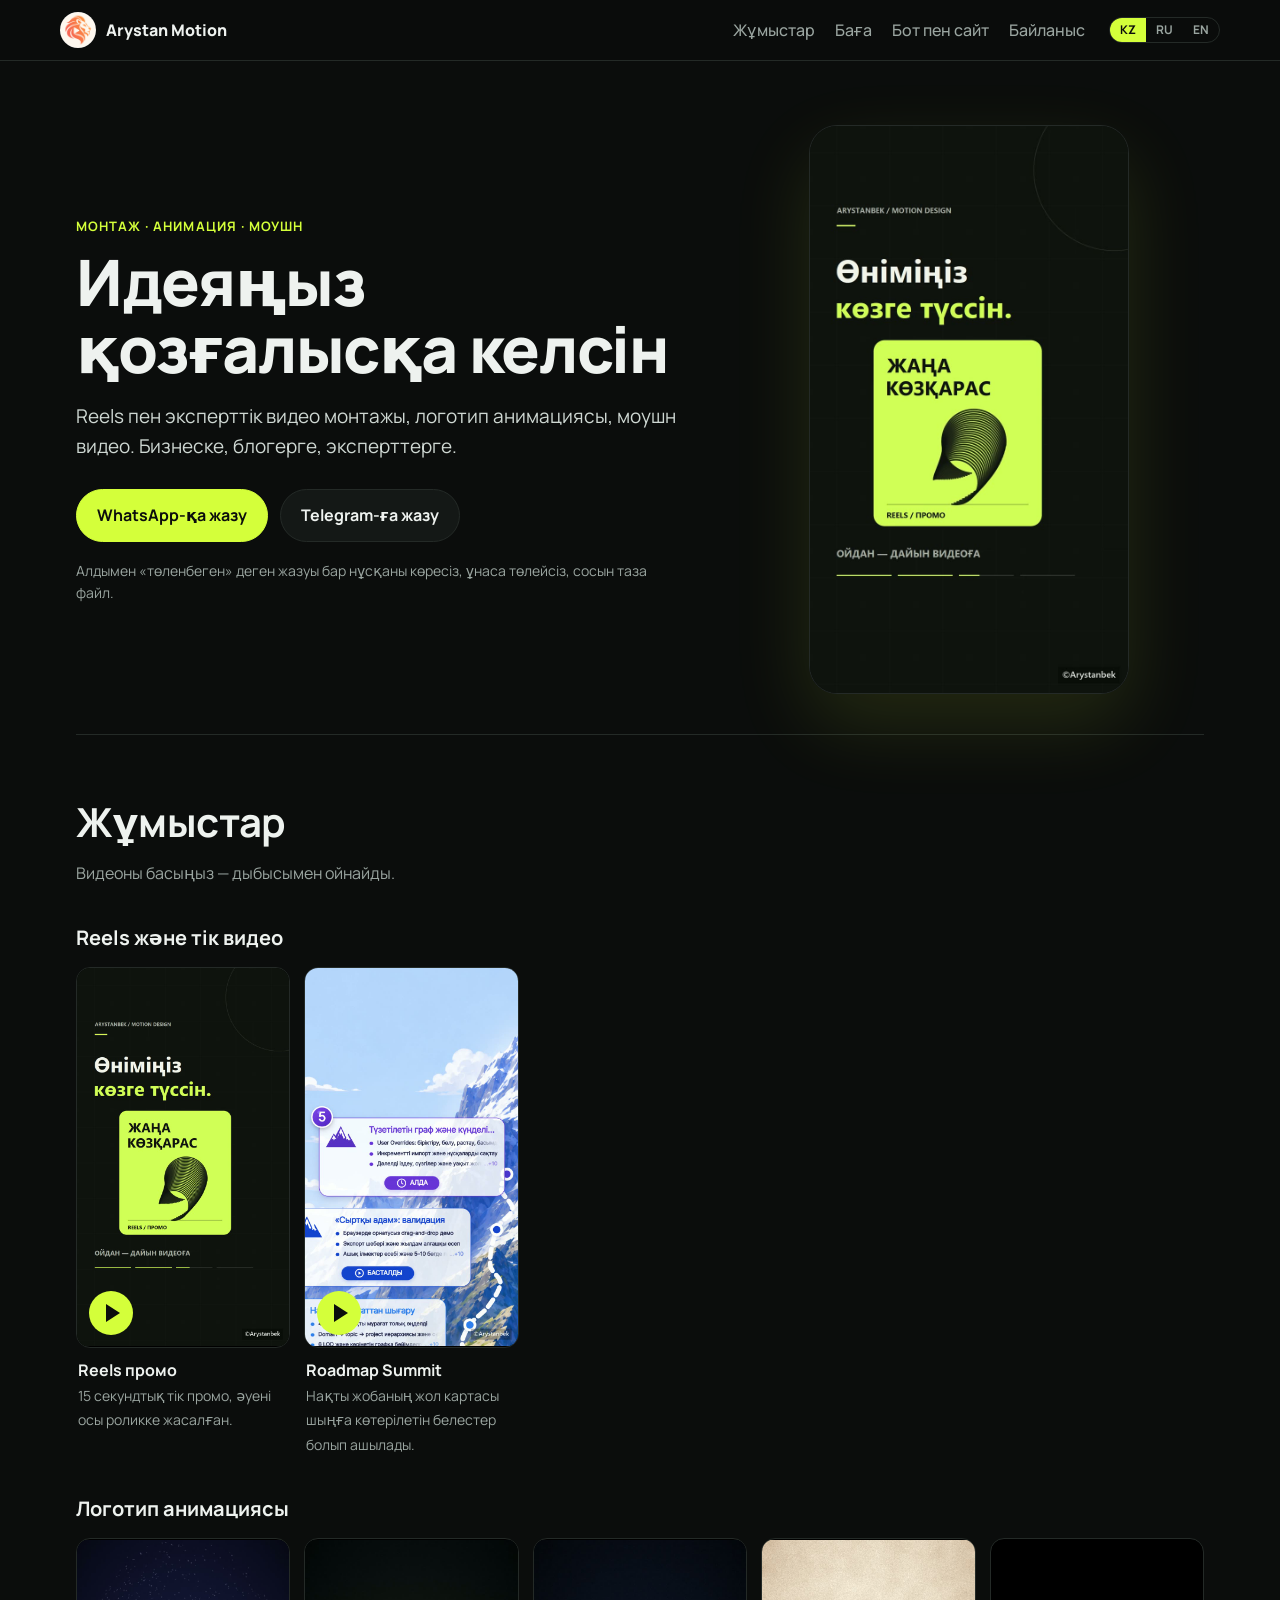
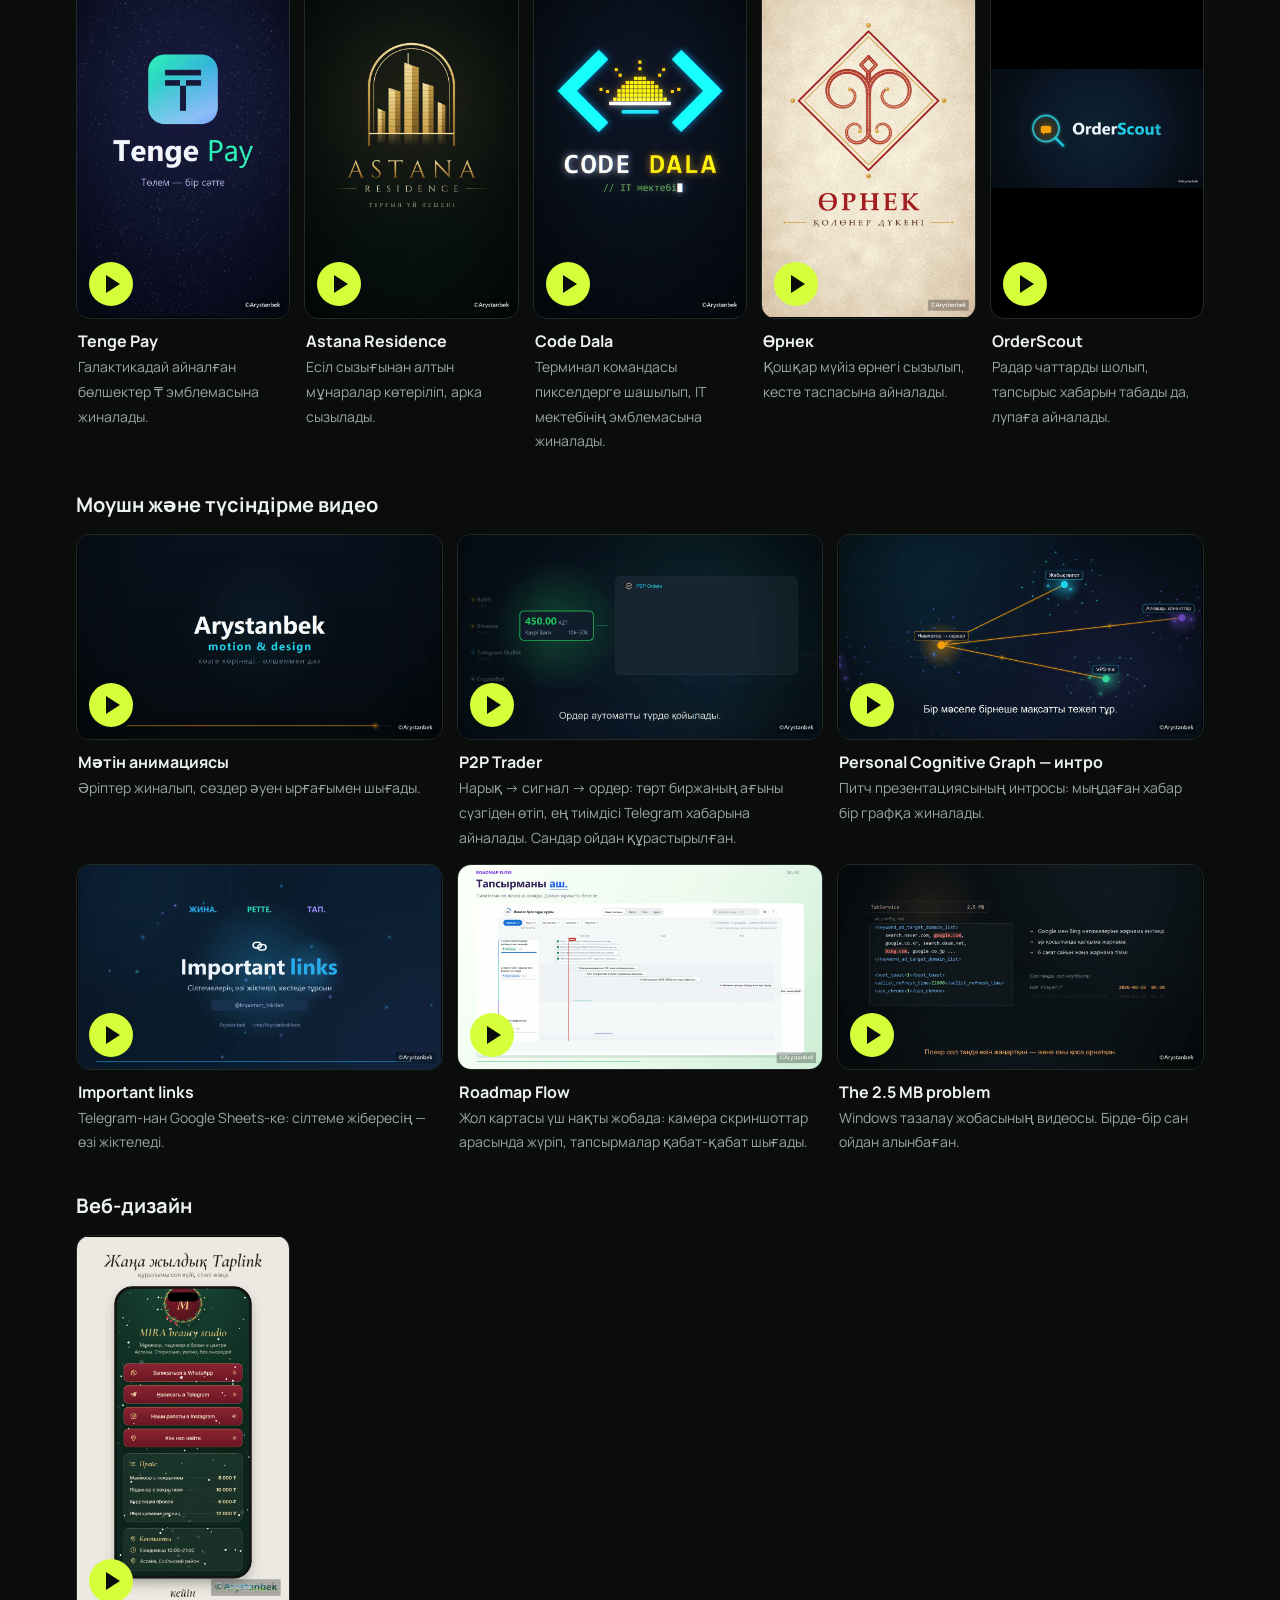
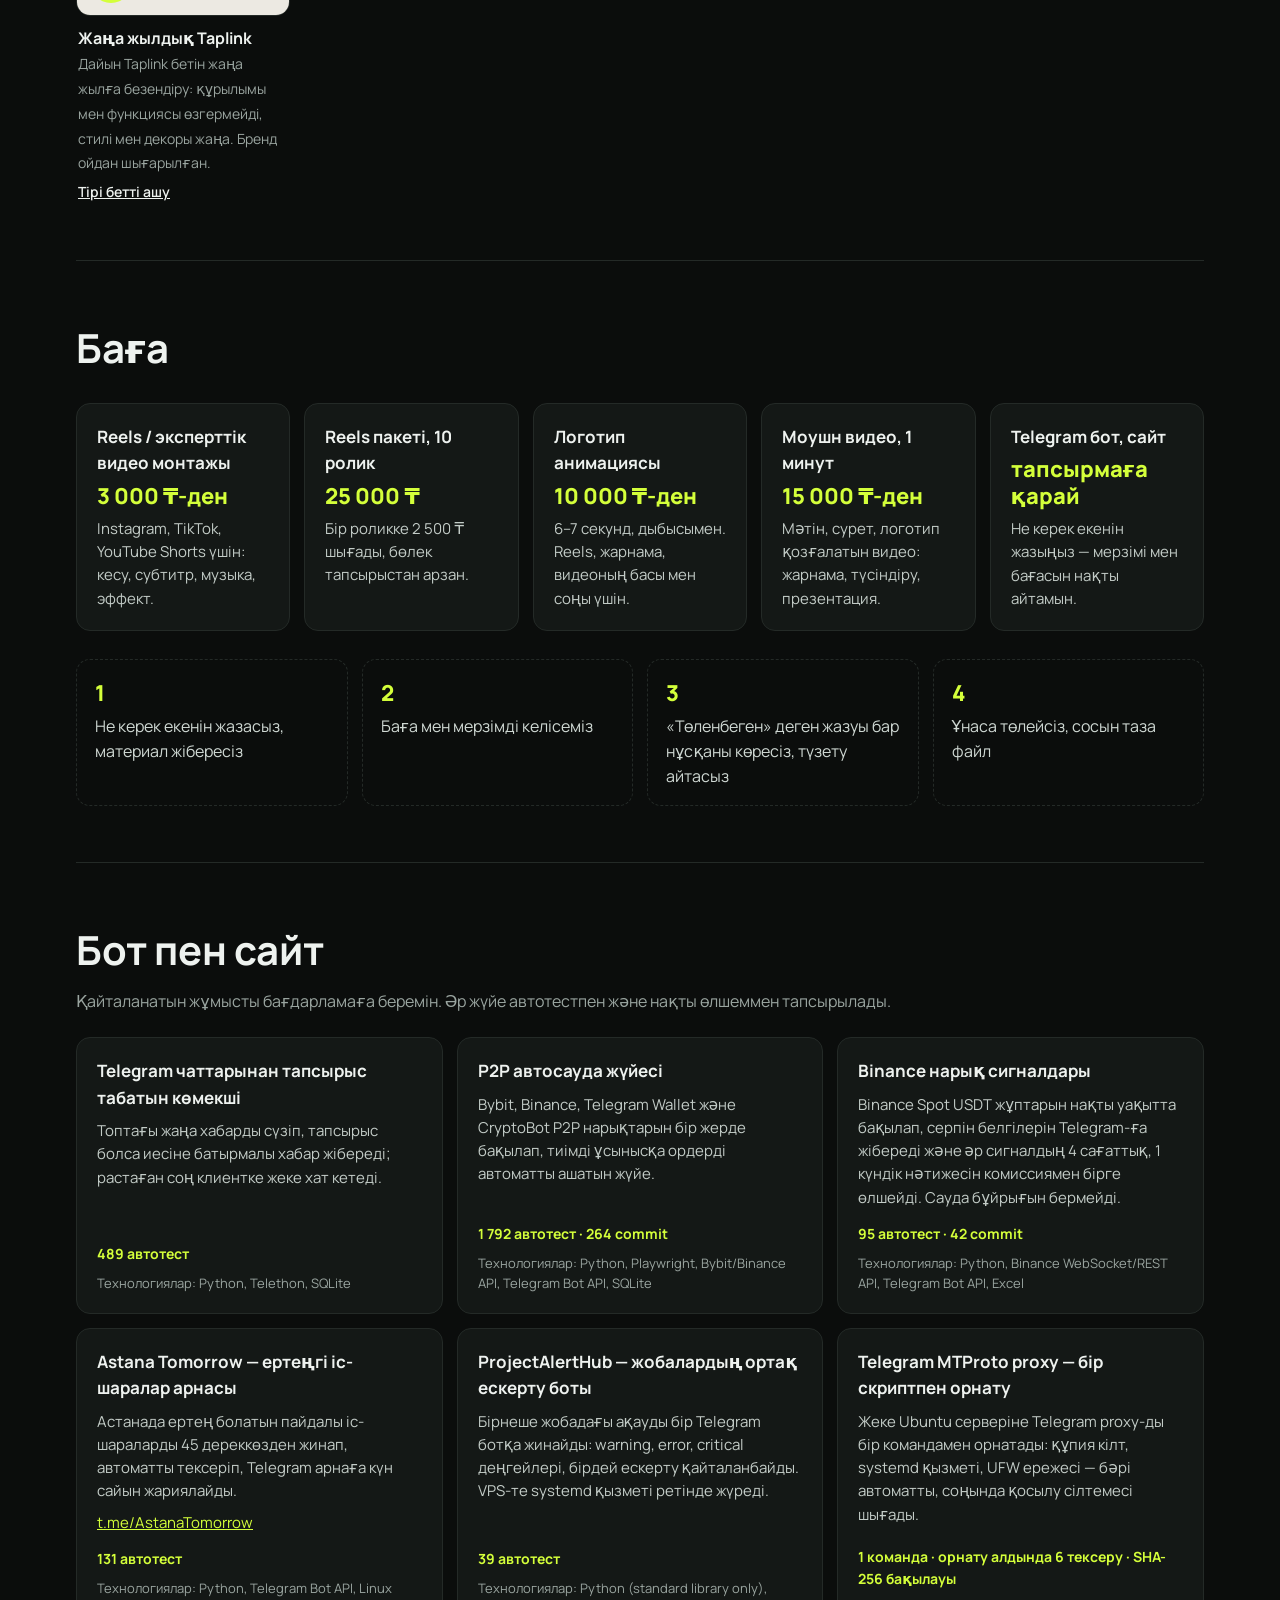
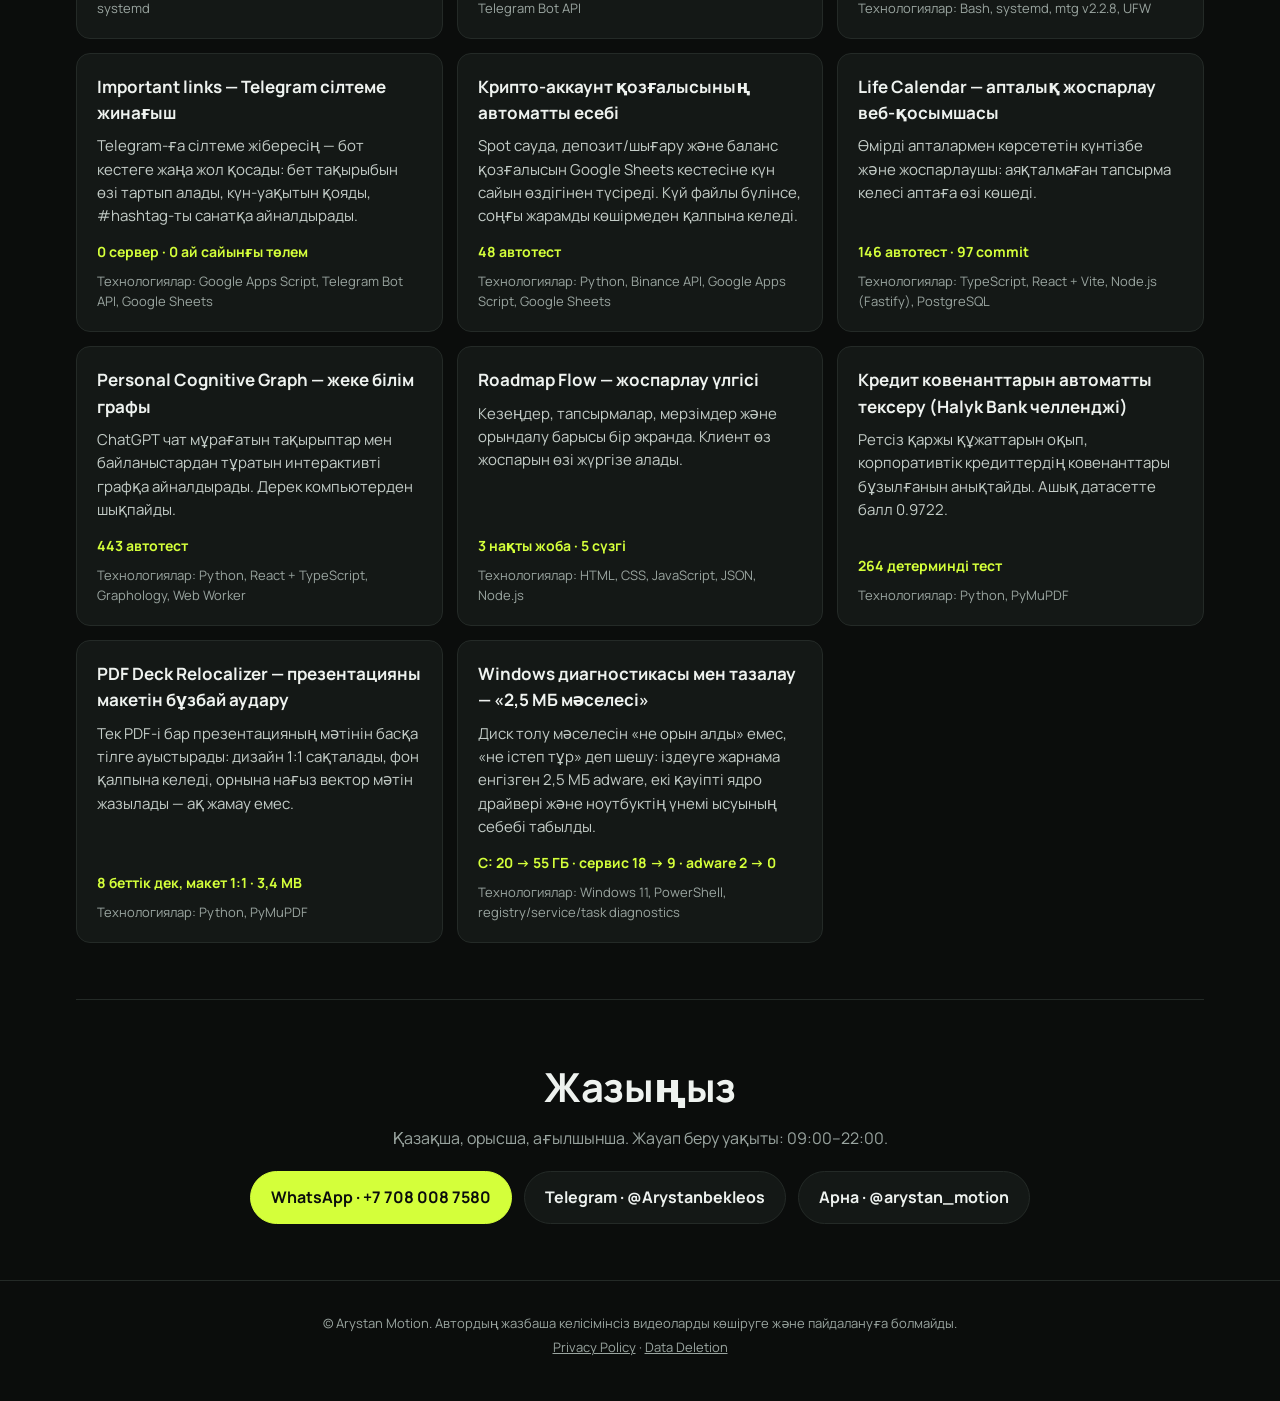
<file: index.html>
<!doctype html>
<html lang="kk">
<head>
<meta charset="utf-8">
<meta name="viewport" content="width=device-width, initial-scale=1">
<title>Arystan Motion — монтаж және анимация</title>
<meta name="description" content="Reels және эксперттік видео монтажы, логотип анимациясы, моушн видео, Telegram боттар. Монтаж reels, анимация логотипа, моушн-дизайн.">
<meta property="og:title" content="Arystan Motion — монтаж және анимация">
<meta property="og:description" content="Reels монтажы 3 000 ₸-ден · логотип анимациясы 10 000 ₸-ден · моушн видео 15 000 ₸-ден">
<meta property="og:image" content="media/reels_promo.jpg">
<meta property="og:type" content="website">
<meta name="theme-color" content="#0b0d0c">
<link rel="icon" href="media/lion.png">
<link rel="preconnect" href="https://fonts.googleapis.com">
<link rel="preconnect" href="https://fonts.gstatic.com" crossorigin>
<link href="https://fonts.googleapis.com/css2?family=Manrope:wght@400;500;700;800&display=swap" rel="stylesheet">
<link rel="stylesheet" href="style.css">
</head>
<body>

<header class="top">
  <a class="brand" href="#">
    <img src="media/lion.png" alt="" width="36" height="36">
    <span>Arystan Motion</span>
  </a>
  <nav class="nav">
    <a href="#works" data-i18n="nav_works">Жұмыстар</a>
    <a href="#prices" data-i18n="nav_prices">Баға</a>
    <a href="#code" data-i18n="nav_code">Бот пен сайт</a>
    <a href="#contact" data-i18n="nav_contact">Байланыс</a>
  </nav>
  <div class="lang" role="group" aria-label="Language">
    <button data-lang="kk">KZ</button><button data-lang="ru">RU</button><button data-lang="en">EN</button>
  </div>
</header>

<main>
  <section class="hero">
    <div class="hero-text">
      <p class="eyebrow" data-i18n="hero_eyebrow">Монтаж · анимация · моушн</p>
      <h1 data-i18n="hero_title">Идеяңыз қозғалысқа келсін</h1>
      <p class="lead" data-i18n="hero_lead">Reels пен эксперттік видео монтажы, логотип анимациясы, моушн видео. Бизнеске, блогерге, эксперттерге.</p>
      <div class="cta">
        <a class="btn btn-primary" href="https://wa.me/77080087580" target="_blank" rel="noopener" data-i18n="cta_wa">WhatsApp-қа жазу</a>
        <a class="btn" href="https://t.me/Arystanbekleos" target="_blank" rel="noopener" data-i18n="cta_tg">Telegram-ға жазу</a>
      </div>
      <p class="note" data-i18n="hero_note">Алдымен «төленбеген» деген жазуы бар нұсқаны көресіз, ұнаса төлейсіз, сосын таза файл.</p>
    </div>
    <div class="hero-reel">
      <video src="media/reels_promo.mp4" poster="media/reels_promo.jpg" autoplay muted loop playsinline></video>
    </div>
  </section>

  <section id="works" class="block">
    <h2 data-i18n="works_title">Жұмыстар</h2>
    <p class="sub" data-i18n="works_sub">Видеоны басыңыз — дыбысымен ойнайды.</p>

    <h3 data-i18n="sec_reels">Reels және тік видео</h3>
    <div class="grid grid-v" data-group="reels"></div>

    <h3 data-i18n="sec_logo">Логотип анимациясы</h3>
    <div class="grid grid-v" data-group="logo"></div>

    <h3 data-i18n="sec_motion">Моушн және түсіндірме видео</h3>
    <div class="grid grid-h" data-group="motion"></div>

    <h3 data-i18n="sec_design">Веб-дизайн</h3>
    <div class="grid grid-v" data-group="design"></div>
  </section>

  <section id="prices" class="block">
    <h2 data-i18n="prices_title">Баға</h2>
    <div class="prices">
      <article class="price">
        <h3 data-i18n="p1_name">Reels / эксперттік видео монтажы</h3>
        <p class="amount" data-i18n="p1_price">3 000 ₸-ден</p>
        <p data-i18n="p1_text">Instagram, TikTok, YouTube Shorts үшін: кесу, субтитр, музыка, эффект.</p>
      </article>
      <article class="price">
        <h3 data-i18n="p2_name">Reels пакеті, 10 ролик</h3>
        <p class="amount" data-i18n="p2_price">25 000 ₸</p>
        <p data-i18n="p2_text">Бір роликке 2 500 ₸ шығады, бөлек тапсырыстан арзан.</p>
      </article>
      <article class="price">
        <h3 data-i18n="p3_name">Логотип анимациясы</h3>
        <p class="amount" data-i18n="p3_price">10 000 ₸-ден</p>
        <p data-i18n="p3_text">6–7 секунд, дыбысымен. Reels, жарнама, видеоның басы мен соңы үшін.</p>
      </article>
      <article class="price">
        <h3 data-i18n="p4_name">Моушн видео, 1 минут</h3>
        <p class="amount" data-i18n="p4_price">15 000 ₸-ден</p>
        <p data-i18n="p4_text">Мәтін, сурет, логотип қозғалатын видео: жарнама, түсіндіру, презентация.</p>
      </article>
      <article class="price">
        <h3 data-i18n="p5_name">Telegram бот, сайт</h3>
        <p class="amount" data-i18n="p5_price">тапсырмаға қарай</p>
        <p data-i18n="p5_text">Не керек екенін жазыңыз — мерзімі мен бағасын нақты айтамын.</p>
      </article>
    </div>

    <ol class="steps">
      <li data-i18n="step1">Не керек екенін жазасыз, материал жібересіз</li>
      <li data-i18n="step2">Баға мен мерзімді келісеміз</li>
      <li data-i18n="step3">«Төленбеген» деген жазуы бар нұсқаны көресіз, түзету айтасыз</li>
      <li data-i18n="step4">Ұнаса төлейсіз, сосын таза файл</li>
    </ol>
  </section>

  <section id="code" class="block">
    <h2 data-i18n="code_title">Бот пен сайт</h2>
    <p class="sub" data-i18n="code_sub">Қайталанатын жұмысты бағдарламаға беремін. Әр жүйе автотестпен және нақты өлшеммен тапсырылады.</p>
    <div class="projects" id="projects"></div>
  </section>

  <section id="contact" class="block contact">
    <h2 data-i18n="contact_title">Жазыңыз</h2>
    <p class="sub" data-i18n="contact_sub">Қазақша, орысша, ағылшынша. Жауап беру уақыты: 09:00–22:00.</p>
    <div class="cta">
      <a class="btn btn-primary" href="https://wa.me/77080087580" target="_blank" rel="noopener">WhatsApp · +7 708 008 7580</a>
      <a class="btn" href="https://t.me/Arystanbekleos" target="_blank" rel="noopener">Telegram · @Arystanbekleos</a>
      <a class="btn" href="https://t.me/arystan_motion" target="_blank" rel="noopener" data-i18n="cta_channel">Арна · @arystan_motion</a>
    </div>
  </section>
</main>

<footer class="foot">
  <p data-i18n="copyright">© Arystan Motion. Автордың жазбаша келісімінсіз видеоларды көшіруге және пайдалануға болмайды.</p>
  <p><a href="privacy.html">Privacy Policy</a> · <a href="data-deletion.html">Data Deletion</a></p>
</footer>

<script src="app.js"></script>
</body>
</html>
</file>
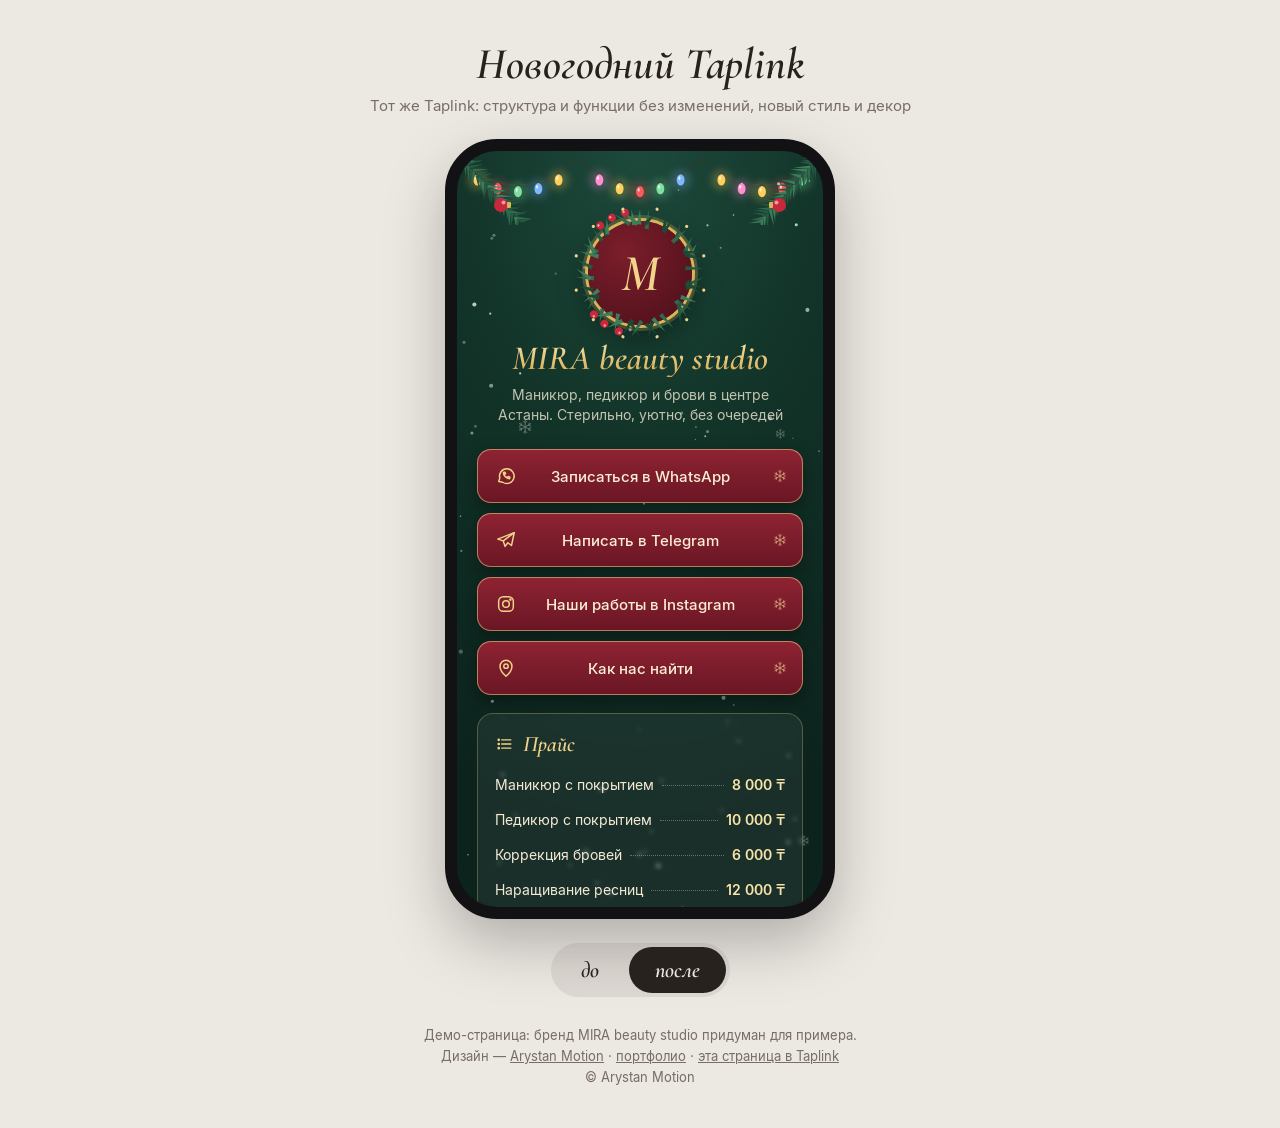
<file: taplink/index.html>
<!doctype html><html lang="ru"><head><meta charset="utf-8">
<meta name="viewport" content="width=device-width,initial-scale=1">
<title>Новогодний Taplink — пример · Arystan Motion</title>
<meta name="description" content="Тот же Taplink: структура и функции без изменений, новогодний стиль и декор. Пример работы Arystan Motion">
<meta property="og:title" content="Новогодний Taplink — пример работы">
<meta property="og:description" content="Тот же Taplink: структура и функции без изменений, новогодний стиль и декор. Пример работы Arystan Motion">
<meta property="og:image" content="https://arystanbek-dev.github.io/taplink/preview.jpg">
<meta property="og:url" content="https://arystanbek-dev.github.io/taplink/">
<meta property="og:type" content="website">
<style>
@font-face { font-family: Inter; src: url(fonts/Inter-Regular.woff); font-weight: 400; }
@font-face { font-family: Inter; src: url(fonts/Inter-Medium.woff); font-weight: 500; }
@font-face { font-family: Inter; src: url(fonts/Inter-SemiBold.woff); font-weight: 600; }
@font-face { font-family: Cormorant; src: url(fonts/CormorantGaramond.woff); font-weight: 300 700; }
@font-face { font-family: Cormorant; src: url(fonts/CormorantGaramond-Italic.woff); font-weight: 300 700; font-style: italic;}

:root { --bg: #ece8e2; --ink: #28221e; --mute: #786e66; }
* { box-sizing: border-box; margin: 0; padding: 0; }
body { background: var(--bg); color: var(--ink); font-family: Inter, sans-serif; -webkit-font-smoothing: antialiased; }
header { text-align: center; padding: 40px 16px 24px; }
h1 { font: italic 600 44px/1.1 Cormorant; }
header p { margin-top: 8px; color: var(--mute); font-size: 15px; }
.phone { width: 390px; height: 780px; margin: 0 auto; border: 12px solid #121214; border-radius: 52px; overflow: hidden;
         box-shadow: 0 24px 60px rgba(0,0,0,.25); background: #121214; }
iframe { display: block; width: 100%; height: 100%; border: 0; }
.switch { display: flex; gap: 4px; width: max-content; margin: 24px auto 0; padding: 4px; border-radius: 999px;
          background: rgba(40,34,30,.08); }
.switch button { border: 0; border-radius: 999px; padding: 10px 26px; background: none; color: var(--ink);
                 font: italic 600 22px Cormorant; cursor: pointer; }
.switch button[aria-pressed="true"] { background: var(--ink); color: var(--bg); }
footer { text-align: center; padding: 28px 16px 40px; color: var(--mute); font-size: 13px; line-height: 1.6; }
footer a { color: inherit; }
/* a phone: the page itself fills the screen, the switch floats over it */
@media (max-width: 600px) {
  header, footer { display: none; }
  .phone { position: fixed; inset: 0; width: 100%; height: 100%; border: 0; border-radius: 0; box-shadow: none; }
  .switch { position: fixed; left: 50%; bottom: 18px; transform: translateX(-50%); margin: 0;
            background: rgba(20,20,22,.55); backdrop-filter: blur(10px); -webkit-backdrop-filter: blur(10px); }
  .switch button { color: #f3ead6; }
  .switch button[aria-pressed="true"] { background: #f3ead6; color: #1a1a1a; }
}
</style></head><body>
<header><h1>Новогодний Taplink</h1><p>Тот же Taplink: структура и функции без изменений, новый стиль и декор</p></header>
<div class="phone"><iframe id="view" src="after.html" title="Пример страницы Taplink"></iframe></div>
<div class="switch" role="group" aria-label="Версия страницы">
  <button type="button" data-src="before.html" aria-pressed="false">до</button>
  <button type="button" data-src="after.html" aria-pressed="true">после</button>
</div>
<footer>Демо-страница: бренд MIRA beauty studio придуман для примера.<br>
Дизайн — <a href="https://t.me/arystan_motion">Arystan Motion</a> · <a href="../">портфолио</a> ·
<a href="https://taplink.cc/mira_demo">эта страница в Taplink</a><br>© Arystan Motion</footer>
<script>
const view = document.getElementById("view");
document.querySelectorAll(".switch button").forEach(b => b.addEventListener("click", () => {
  view.src = b.dataset.src;
  document.querySelectorAll(".switch button").forEach(x => x.setAttribute("aria-pressed", x === b));
}));
</script>
</body></html>
</file>
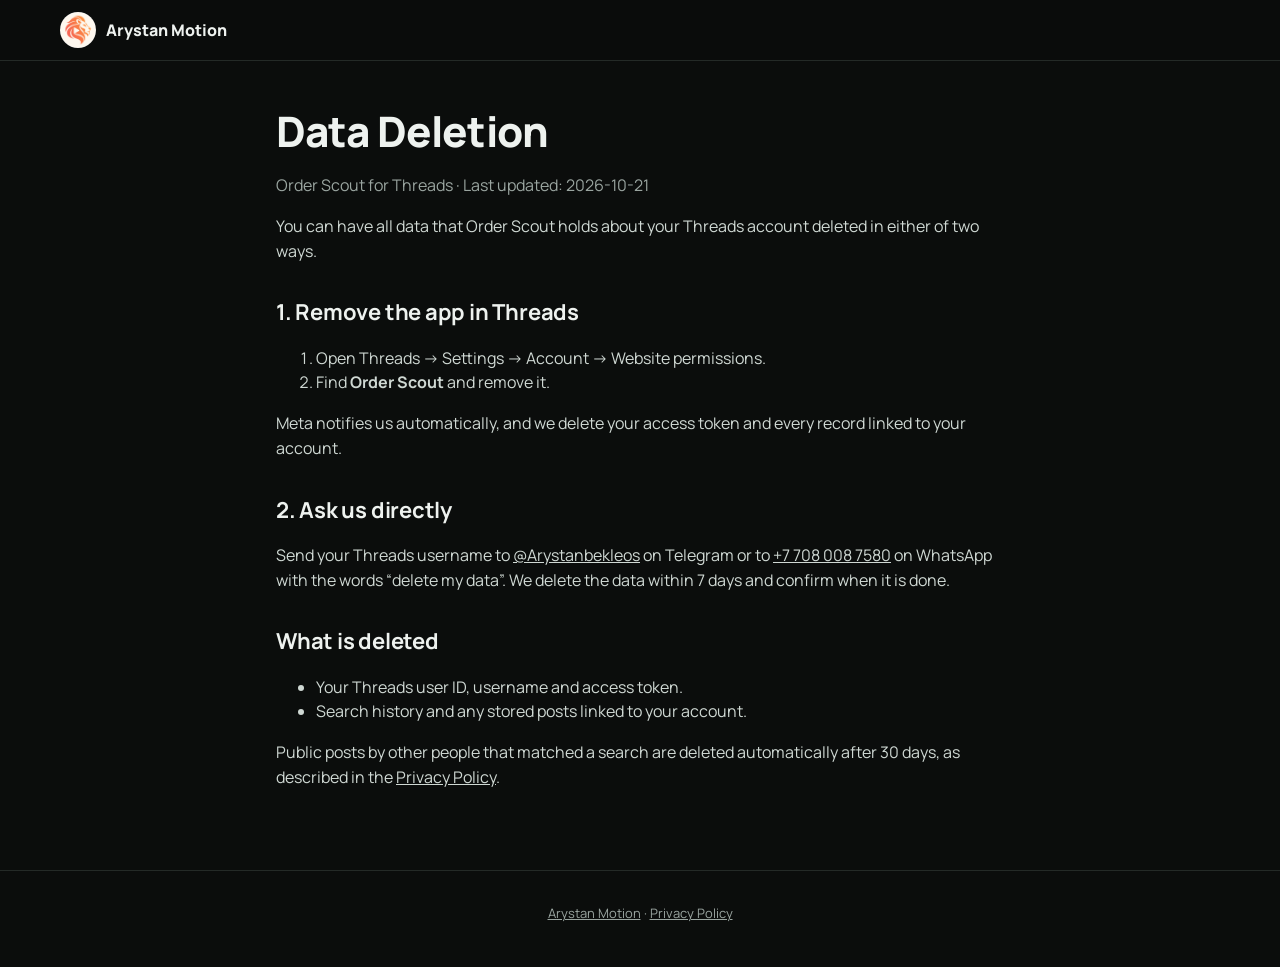
<file: data-deletion.html>
<!doctype html>
<html lang="en">
<head>
<meta charset="utf-8">
<meta name="viewport" content="width=device-width, initial-scale=1">
<title>Data Deletion — Order Scout</title>
<link rel="icon" href="media/lion.png">
<link rel="preconnect" href="https://fonts.googleapis.com">
<link rel="preconnect" href="https://fonts.gstatic.com" crossorigin>
<link href="https://fonts.googleapis.com/css2?family=Manrope:wght@400;500;700;800&display=swap" rel="stylesheet">
<link rel="stylesheet" href="style.css">
</head>
<body>
<header class="top">
  <a class="brand" href="./"><img src="media/lion.png" alt="" width="36" height="36"><span>Arystan Motion</span></a>
</header>
<main class="doc">
  <h1>Data Deletion</h1>
  <p class="muted">Order Scout for Threads · Last updated: 2026-10-21</p>

  <p>You can have all data that Order Scout holds about your Threads account deleted in either of
  two ways.</p>

  <h2>1. Remove the app in Threads</h2>
  <ol>
    <li>Open Threads → Settings → Account → Website permissions.</li>
    <li>Find <b>Order Scout</b> and remove it.</li>
  </ol>
  <p>Meta notifies us automatically, and we delete your access token and every record linked to
  your account.</p>

  <h2>2. Ask us directly</h2>
  <p>Send your Threads username to <a href="https://t.me/Arystanbekleos">@Arystanbekleos</a> on
  Telegram or to <a href="https://wa.me/77080087580">+7 708 008 7580</a> on WhatsApp with the words
  “delete my data”. We delete the data within 7 days and confirm when it is done.</p>

  <h2>What is deleted</h2>
  <ul>
    <li>Your Threads user ID, username and access token.</li>
    <li>Search history and any stored posts linked to your account.</li>
  </ul>
  <p>Public posts by other people that matched a search are deleted automatically after 30 days,
  as described in the <a href="privacy.html">Privacy Policy</a>.</p>
</main>
<footer class="foot"><p><a href="./">Arystan Motion</a> · <a href="privacy.html">Privacy Policy</a></p></footer>
</body>
</html>
</file>
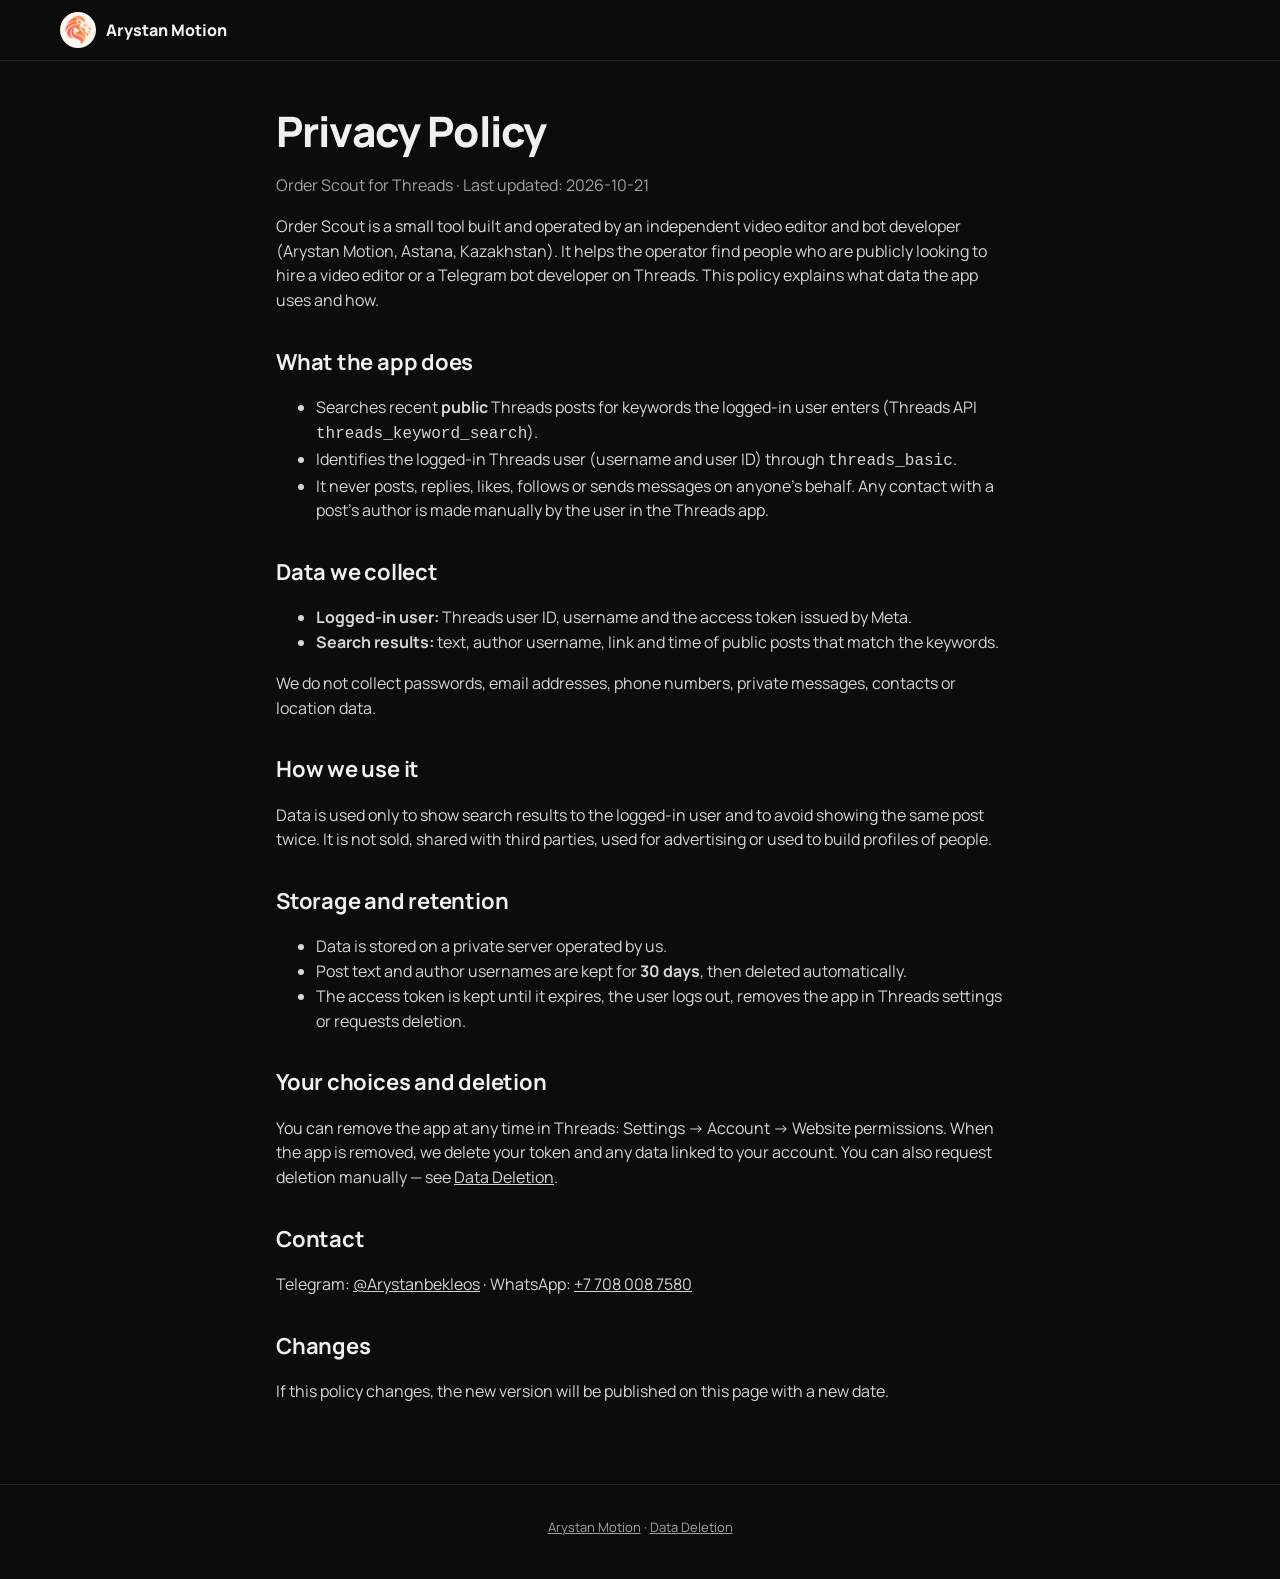
<file: privacy.html>
<!doctype html>
<html lang="en">
<head>
<meta charset="utf-8">
<meta name="viewport" content="width=device-width, initial-scale=1">
<title>Privacy Policy — Order Scout</title>
<link rel="icon" href="media/lion.png">
<link rel="preconnect" href="https://fonts.googleapis.com">
<link rel="preconnect" href="https://fonts.gstatic.com" crossorigin>
<link href="https://fonts.googleapis.com/css2?family=Manrope:wght@400;500;700;800&display=swap" rel="stylesheet">
<link rel="stylesheet" href="style.css">
</head>
<body>
<header class="top">
  <a class="brand" href="./"><img src="media/lion.png" alt="" width="36" height="36"><span>Arystan Motion</span></a>
</header>
<main class="doc">
  <h1>Privacy Policy</h1>
  <p class="muted">Order Scout for Threads · Last updated: 2026-10-21</p>

  <p>Order Scout is a small tool built and operated by an independent video editor and bot developer
  (Arystan Motion, Astana, Kazakhstan). It helps the operator find people who are publicly looking
  to hire a video editor or a Telegram bot developer on Threads. This policy explains what data the
  app uses and how.</p>

  <h2>What the app does</h2>
  <ul>
    <li>Searches recent <b>public</b> Threads posts for keywords the logged-in user enters
      (Threads API <code>threads_keyword_search</code>).</li>
    <li>Identifies the logged-in Threads user (username and user ID) through <code>threads_basic</code>.</li>
    <li>It never posts, replies, likes, follows or sends messages on anyone’s behalf. Any contact
      with a post’s author is made manually by the user in the Threads app.</li>
  </ul>

  <h2>Data we collect</h2>
  <ul>
    <li><b>Logged-in user:</b> Threads user ID, username and the access token issued by Meta.</li>
    <li><b>Search results:</b> text, author username, link and time of public posts that match the
      keywords.</li>
  </ul>
  <p>We do not collect passwords, email addresses, phone numbers, private messages, contacts or
  location data.</p>

  <h2>How we use it</h2>
  <p>Data is used only to show search results to the logged-in user and to avoid showing the same
  post twice. It is not sold, shared with third parties, used for advertising or used to build
  profiles of people.</p>

  <h2>Storage and retention</h2>
  <ul>
    <li>Data is stored on a private server operated by us.</li>
    <li>Post text and author usernames are kept for <b>30 days</b>, then deleted automatically.</li>
    <li>The access token is kept until it expires, the user logs out, removes the app in Threads
      settings or requests deletion.</li>
  </ul>

  <h2>Your choices and deletion</h2>
  <p>You can remove the app at any time in Threads: Settings → Account → Website permissions.
  When the app is removed, we delete your token and any data linked to your account.
  You can also request deletion manually — see <a href="data-deletion.html">Data Deletion</a>.</p>

  <h2>Contact</h2>
  <p>Telegram: <a href="https://t.me/Arystanbekleos">@Arystanbekleos</a> ·
  WhatsApp: <a href="https://wa.me/77080087580">+7 708 008 7580</a></p>

  <h2>Changes</h2>
  <p>If this policy changes, the new version will be published on this page with a new date.</p>
</main>
<footer class="foot"><p><a href="./">Arystan Motion</a> · <a href="data-deletion.html">Data Deletion</a></p></footer>
</body>
</html>
</file>
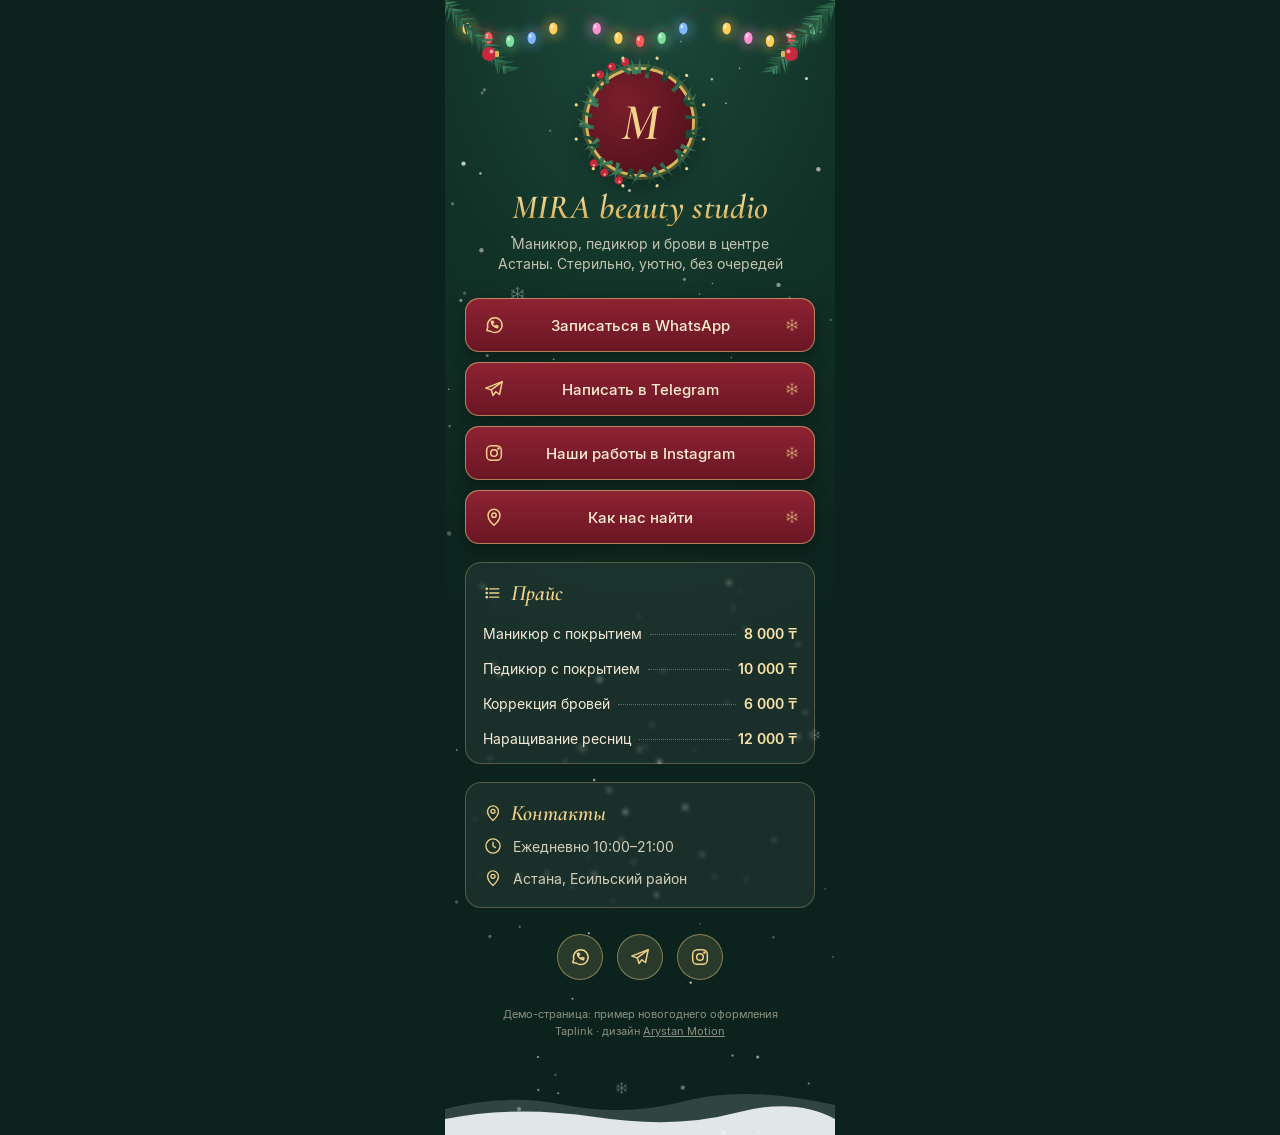
<file: taplink/after.html>
<!doctype html><html lang="ru"><head><meta charset="utf-8"><meta name="viewport" content="width=device-width,initial-scale=1"><style>@font-face { font-family: Inter; src: url(fonts/Inter-Regular.woff); font-weight: 400; }
@font-face { font-family: Inter; src: url(fonts/Inter-Medium.woff); font-weight: 500; }
@font-face { font-family: Inter; src: url(fonts/Inter-SemiBold.woff); font-weight: 600; }
@font-face { font-family: Cormorant; src: url(fonts/CormorantGaramond.woff); font-weight: 300 700; }
@font-face { font-family: Cormorant; src: url(fonts/CormorantGaramond-Italic.woff); font-weight: 300 700; font-style: italic;}

* { box-sizing: border-box; margin: 0; padding: 0; }
body { font-family: Inter, sans-serif; -webkit-font-smoothing: antialiased; }
.page { position: relative; width: 100%; max-width: 390px; margin: 0 auto; padding: 70px 20px 96px; overflow: hidden; }   /* 96: room under the "до / после" switch */
.head { position: relative; text-align: center; }
.avatar { position: relative; width: 104px; height: 104px; margin: 0 auto 16px; }
.avatar .disc { width: 100%; height: 100%; border-radius: 50%; display: grid; place-items: center; }
.name { font-size: 22px; font-weight: 600; letter-spacing: .2px; }
.about { margin: 8px auto 24px; max-width: 300px; font-size: 14px; line-height: 1.45; }
.btn { position: relative; display: flex; align-items: center; gap: 12px; height: 54px; margin-bottom: 10px;
       padding: 0 18px; border-radius: 14px; font-size: 15px; font-weight: 500; text-decoration: none; }
.btn .ic { width: 22px; height: 22px; flex: none; }
.btn span { flex: 1; text-align: center; margin-right: 34px; }
.card { position: relative; margin-top: 18px; padding: 18px 18px 8px; border-radius: 16px; }
.card h2 { display: flex; align-items: center; gap: 8px; font-size: 15px; font-weight: 600; margin-bottom: 10px; }
.card h2 .ic { width: 20px; height: 20px; }
.row { display: flex; align-items: baseline; gap: 8px; padding: 9px 0; font-size: 14px; }
.row .dots { flex: 1; border-bottom: 1px dotted currentColor; opacity: .35; transform: translateY(-4px); }
.row b { font-weight: 600; white-space: nowrap; }
.info { display: flex; align-items: center; gap: 10px; padding: 0 0 12px; font-size: 14px; }
.info .ic { width: 20px; height: 20px; flex: none; }
.socials { display: flex; justify-content: center; gap: 14px; margin-top: 26px; }
.socials a { width: 46px; height: 46px; border-radius: 50%; display: grid; place-items: center; }
.socials .ic { width: 22px; height: 22px; }
.demo { position: relative; margin: 26px auto 0; max-width: 300px; text-align: center; font-size: 11px; line-height: 1.5; opacity: .55; }
.demo a { color: inherit; }

body { background: #0c231d; color: #f3ead6; }
.page { background: radial-gradient(120% 60% at 50% 0%, #1d4a3c 0%, #123328 45%, #0c231d 100%); }
.avatar .disc { background: radial-gradient(circle at 35% 30%, #7b1e2b, #4a0f19); color: #f1d38a;
                font: italic 600 52px Cormorant; box-shadow: 0 0 0 3px #d9b45a, 0 0 0 6px rgba(217,180,90,.25),
                0 10px 30px rgba(0,0,0,.45); }
.wreath { position: absolute; inset: -22px; width: 148px; height: 148px; }
.name { font: italic 600 34px/1.05 Cormorant; letter-spacing: .3px;
        background: linear-gradient(180deg, #f8e3a8, #d2a64a); -webkit-background-clip: text; color: transparent; }
.about { color: rgba(243,234,214,.78); }
.btn { background: linear-gradient(180deg, #8e2333, #6a1624); color: #fbefd2;
       box-shadow: inset 0 0 0 1px rgba(241,211,138,.55), 0 6px 18px rgba(0,0,0,.35); }
.btn .ic { color: #f1d38a; }
.btn .flake { position: absolute; right: 16px; width: 14px; height: 14px; color: rgba(241,211,138,.7); }
.card { background: rgba(255,255,255,.06); box-shadow: inset 0 0 0 1px rgba(241,211,138,.28);
        backdrop-filter: blur(2px); }
.card h2 { color: #f1d38a; font: italic 600 22px Cormorant; }
.card h2 .ic { color: #f1d38a; }
.row b { color: #f8e3a8; }
.info { color: rgba(243,234,214,.85); }
.info .ic { color: #f1d38a; }
.socials a { background: rgba(241,211,138,.12); color: #f1d38a; box-shadow: inset 0 0 0 1px rgba(241,211,138,.45); }
.garland { position: absolute; left: 0; top: 0; width: 100%; height: 70px; }
.snow { position: absolute; inset: 0; pointer-events: none; }
.drift { position: absolute; left: 0; bottom: 0; width: 100%; height: 60px; }
.sprig { position: absolute; width: 90px; height: 90px; }
</style></head><body><main class="page"><svg class="garland" viewBox="0 0 390 70"><defs><filter id="glow" x="-1" y="-1" width="3" height="3"><feGaussianBlur stdDeviation="4"/></filter></defs><path d="M0,6 Q65.0,62 130,6 M130,6 Q195.0,62 260,6 M260,6 Q325.0,62 390,6" stroke="#2d3a32" stroke-width="1.6" fill="none"/><circle cx="21.7" cy="28.6" r="11" fill="#ffcf5a" opacity=".22" filter="url(#glow)"/><rect x="19.2" y="20.6" width="5" height="4" rx="1" fill="#3b4a40"/><ellipse cx="21.7" cy="28.6" rx="4.2" ry="6" fill="#ffcf5a"/><ellipse cx="20.3" cy="26.6" rx="1.2" ry="2" fill="#fff" opacity=".7"/><circle cx="43.3" cy="37.9" r="11" fill="#ff5a5a" opacity=".22" filter="url(#glow)"/><rect x="40.8" y="29.9" width="5" height="4" rx="1" fill="#3b4a40"/><ellipse cx="43.3" cy="37.9" rx="4.2" ry="6" fill="#ff5a5a"/><ellipse cx="41.9" cy="35.9" rx="1.2" ry="2" fill="#fff" opacity=".7"/><circle cx="65.0" cy="41.0" r="11" fill="#7fe0a0" opacity=".22" filter="url(#glow)"/><rect x="62.5" y="33.0" width="5" height="4" rx="1" fill="#3b4a40"/><ellipse cx="65.0" cy="41.0" rx="4.2" ry="6" fill="#7fe0a0"/><ellipse cx="63.6" cy="39.0" rx="1.2" ry="2" fill="#fff" opacity=".7"/><circle cx="86.7" cy="37.9" r="11" fill="#7fb8ff" opacity=".22" filter="url(#glow)"/><rect x="84.2" y="29.9" width="5" height="4" rx="1" fill="#3b4a40"/><ellipse cx="86.7" cy="37.9" rx="4.2" ry="6" fill="#7fb8ff"/><ellipse cx="85.3" cy="35.9" rx="1.2" ry="2" fill="#fff" opacity=".7"/><circle cx="108.3" cy="28.6" r="11" fill="#ffcf5a" opacity=".22" filter="url(#glow)"/><rect x="105.8" y="20.6" width="5" height="4" rx="1" fill="#3b4a40"/><ellipse cx="108.3" cy="28.6" rx="4.2" ry="6" fill="#ffcf5a"/><ellipse cx="106.9" cy="26.6" rx="1.2" ry="2" fill="#fff" opacity=".7"/><circle cx="151.7" cy="28.6" r="11" fill="#ff8fd0" opacity=".22" filter="url(#glow)"/><rect x="149.2" y="20.6" width="5" height="4" rx="1" fill="#3b4a40"/><ellipse cx="151.7" cy="28.6" rx="4.2" ry="6" fill="#ff8fd0"/><ellipse cx="150.3" cy="26.6" rx="1.2" ry="2" fill="#fff" opacity=".7"/><circle cx="173.3" cy="37.9" r="11" fill="#ffcf5a" opacity=".22" filter="url(#glow)"/><rect x="170.8" y="29.9" width="5" height="4" rx="1" fill="#3b4a40"/><ellipse cx="173.3" cy="37.9" rx="4.2" ry="6" fill="#ffcf5a"/><ellipse cx="171.9" cy="35.9" rx="1.2" ry="2" fill="#fff" opacity=".7"/><circle cx="195.0" cy="41.0" r="11" fill="#ff5a5a" opacity=".22" filter="url(#glow)"/><rect x="192.5" y="33.0" width="5" height="4" rx="1" fill="#3b4a40"/><ellipse cx="195.0" cy="41.0" rx="4.2" ry="6" fill="#ff5a5a"/><ellipse cx="193.6" cy="39.0" rx="1.2" ry="2" fill="#fff" opacity=".7"/><circle cx="216.7" cy="37.9" r="11" fill="#7fe0a0" opacity=".22" filter="url(#glow)"/><rect x="214.2" y="29.9" width="5" height="4" rx="1" fill="#3b4a40"/><ellipse cx="216.7" cy="37.9" rx="4.2" ry="6" fill="#7fe0a0"/><ellipse cx="215.3" cy="35.9" rx="1.2" ry="2" fill="#fff" opacity=".7"/><circle cx="238.3" cy="28.6" r="11" fill="#7fb8ff" opacity=".22" filter="url(#glow)"/><rect x="235.8" y="20.6" width="5" height="4" rx="1" fill="#3b4a40"/><ellipse cx="238.3" cy="28.6" rx="4.2" ry="6" fill="#7fb8ff"/><ellipse cx="236.9" cy="26.6" rx="1.2" ry="2" fill="#fff" opacity=".7"/><circle cx="281.7" cy="28.6" r="11" fill="#ffcf5a" opacity=".22" filter="url(#glow)"/><rect x="279.2" y="20.6" width="5" height="4" rx="1" fill="#3b4a40"/><ellipse cx="281.7" cy="28.6" rx="4.2" ry="6" fill="#ffcf5a"/><ellipse cx="280.3" cy="26.6" rx="1.2" ry="2" fill="#fff" opacity=".7"/><circle cx="303.3" cy="37.9" r="11" fill="#ff8fd0" opacity=".22" filter="url(#glow)"/><rect x="300.8" y="29.9" width="5" height="4" rx="1" fill="#3b4a40"/><ellipse cx="303.3" cy="37.9" rx="4.2" ry="6" fill="#ff8fd0"/><ellipse cx="301.9" cy="35.9" rx="1.2" ry="2" fill="#fff" opacity=".7"/><circle cx="325.0" cy="41.0" r="11" fill="#ffcf5a" opacity=".22" filter="url(#glow)"/><rect x="322.5" y="33.0" width="5" height="4" rx="1" fill="#3b4a40"/><ellipse cx="325.0" cy="41.0" rx="4.2" ry="6" fill="#ffcf5a"/><ellipse cx="323.6" cy="39.0" rx="1.2" ry="2" fill="#fff" opacity=".7"/><circle cx="346.7" cy="37.9" r="11" fill="#ff5a5a" opacity=".22" filter="url(#glow)"/><rect x="344.2" y="29.9" width="5" height="4" rx="1" fill="#3b4a40"/><ellipse cx="346.7" cy="37.9" rx="4.2" ry="6" fill="#ff5a5a"/><ellipse cx="345.3" cy="35.9" rx="1.2" ry="2" fill="#fff" opacity=".7"/><circle cx="368.3" cy="28.6" r="11" fill="#7fe0a0" opacity=".22" filter="url(#glow)"/><rect x="365.8" y="20.6" width="5" height="4" rx="1" fill="#3b4a40"/><ellipse cx="368.3" cy="28.6" rx="4.2" ry="6" fill="#7fe0a0"/><ellipse cx="366.9" cy="26.6" rx="1.2" ry="2" fill="#fff" opacity=".7"/></svg><svg class="sprig" style="left:-16px;top:-16px;transform:rotate(90deg)" viewBox="0 0 90 90"><g><path d="M5 85 Q45 50 88 8" stroke="#3a2a1c" stroke-width="2" fill="none"/><g transform="translate(5.0 85.0) rotate(-95.6)"><path d="M0 0 L16.5 1.6 L0 3.2Z" fill="#3b7d5c"/></g><g transform="translate(5.0 85.0) rotate(13.6)"><path d="M0 0 L16.4 1.6 L0 3.2Z" fill="#3b7d5c"/></g><g transform="translate(8.2 82.0) rotate(-80.7)"><path d="M0 0 L14.8 1.6 L0 3.2Z" fill="#2f6b4f"/></g><g transform="translate(8.2 82.0) rotate(6.2)"><path d="M0 0 L17.4 1.6 L0 3.2Z" fill="#2f6b4f"/></g><g transform="translate(11.4 79.1) rotate(-89.3)"><path d="M0 0 L17.2 1.6 L0 3.2Z" fill="#245a42"/></g><g transform="translate(11.4 79.1) rotate(3.6)"><path d="M0 0 L15.4 1.6 L0 3.2Z" fill="#2f6b4f"/></g><g transform="translate(14.6 76.1) rotate(-98.3)"><path d="M0 0 L14.4 1.6 L0 3.2Z" fill="#2f6b4f"/></g><g transform="translate(14.6 76.1) rotate(12.9)"><path d="M0 0 L16.6 1.6 L0 3.2Z" fill="#2f6b4f"/></g><g transform="translate(17.8 73.2) rotate(-99.0)"><path d="M0 0 L12.4 1.6 L0 3.2Z" fill="#3b7d5c"/></g><g transform="translate(17.8 73.2) rotate(5.4)"><path d="M0 0 L12.8 1.6 L0 3.2Z" fill="#2f6b4f"/></g><g transform="translate(21.0 70.2) rotate(-104.3)"><path d="M0 0 L12.0 1.6 L0 3.2Z" fill="#2f6b4f"/></g><g transform="translate(21.0 70.2) rotate(14.0)"><path d="M0 0 L13.0 1.6 L0 3.2Z" fill="#2f6b4f"/></g><g transform="translate(24.2 67.2) rotate(-87.2)"><path d="M0 0 L17.8 1.6 L0 3.2Z" fill="#3b7d5c"/></g><g transform="translate(24.2 67.2) rotate(11.9)"><path d="M0 0 L15.8 1.6 L0 3.2Z" fill="#2f6b4f"/></g><g transform="translate(27.3 64.3) rotate(-103.5)"><path d="M0 0 L16.1 1.6 L0 3.2Z" fill="#245a42"/></g><g transform="translate(27.3 64.3) rotate(-2.5)"><path d="M0 0 L14.2 1.6 L0 3.2Z" fill="#2f6b4f"/></g><g transform="translate(30.5 61.3) rotate(-103.4)"><path d="M0 0 L13.6 1.6 L0 3.2Z" fill="#245a42"/></g><g transform="translate(30.5 61.3) rotate(-2.5)"><path d="M0 0 L15.6 1.6 L0 3.2Z" fill="#2f6b4f"/></g><g transform="translate(33.7 58.3) rotate(-94.9)"><path d="M0 0 L16.2 1.6 L0 3.2Z" fill="#2f6b4f"/></g><g transform="translate(33.7 58.3) rotate(-2.3)"><path d="M0 0 L16.9 1.6 L0 3.2Z" fill="#245a42"/></g><g transform="translate(36.9 55.4) rotate(-97.4)"><path d="M0 0 L13.1 1.6 L0 3.2Z" fill="#245a42"/></g><g transform="translate(36.9 55.4) rotate(7.6)"><path d="M0 0 L12.3 1.6 L0 3.2Z" fill="#2f6b4f"/></g><g transform="translate(40.1 52.4) rotate(-103.7)"><path d="M0 0 L14.1 1.6 L0 3.2Z" fill="#245a42"/></g><g transform="translate(40.1 52.4) rotate(-9.5)"><path d="M0 0 L16.7 1.6 L0 3.2Z" fill="#245a42"/></g><g transform="translate(43.3 49.5) rotate(-89.4)"><path d="M0 0 L17.0 1.6 L0 3.2Z" fill="#245a42"/></g><g transform="translate(43.3 49.5) rotate(-8.8)"><path d="M0 0 L13.1 1.6 L0 3.2Z" fill="#2f6b4f"/></g><g transform="translate(46.5 46.5) rotate(-83.0)"><path d="M0 0 L13.5 1.6 L0 3.2Z" fill="#245a42"/></g><g transform="translate(46.5 46.5) rotate(-1.4)"><path d="M0 0 L14.1 1.6 L0 3.2Z" fill="#3b7d5c"/></g><g transform="translate(49.7 43.5) rotate(-86.3)"><path d="M0 0 L14.8 1.6 L0 3.2Z" fill="#3b7d5c"/></g><g transform="translate(49.7 43.5) rotate(8.7)"><path d="M0 0 L16.8 1.6 L0 3.2Z" fill="#245a42"/></g><g transform="translate(52.9 40.6) rotate(-80.9)"><path d="M0 0 L17.7 1.6 L0 3.2Z" fill="#2f6b4f"/></g><g transform="translate(52.9 40.6) rotate(-4.8)"><path d="M0 0 L15.1 1.6 L0 3.2Z" fill="#245a42"/></g><g transform="translate(56.1 37.6) rotate(-103.0)"><path d="M0 0 L14.0 1.6 L0 3.2Z" fill="#3b7d5c"/></g><g transform="translate(56.1 37.6) rotate(3.6)"><path d="M0 0 L13.9 1.6 L0 3.2Z" fill="#245a42"/></g><g transform="translate(59.3 34.7) rotate(-87.7)"><path d="M0 0 L16.8 1.6 L0 3.2Z" fill="#3b7d5c"/></g><g transform="translate(59.3 34.7) rotate(-6.3)"><path d="M0 0 L16.1 1.6 L0 3.2Z" fill="#245a42"/></g><g transform="translate(62.5 31.7) rotate(-84.0)"><path d="M0 0 L12.3 1.6 L0 3.2Z" fill="#3b7d5c"/></g><g transform="translate(62.5 31.7) rotate(3.3)"><path d="M0 0 L14.4 1.6 L0 3.2Z" fill="#2f6b4f"/></g><g transform="translate(65.7 28.7) rotate(-98.5)"><path d="M0 0 L14.1 1.6 L0 3.2Z" fill="#245a42"/></g><g transform="translate(65.7 28.7) rotate(1.4)"><path d="M0 0 L14.5 1.6 L0 3.2Z" fill="#2f6b4f"/></g><g transform="translate(68.8 25.8) rotate(-104.5)"><path d="M0 0 L15.8 1.6 L0 3.2Z" fill="#245a42"/></g><g transform="translate(68.8 25.8) rotate(-1.6)"><path d="M0 0 L13.2 1.6 L0 3.2Z" fill="#3b7d5c"/></g><g transform="translate(72.0 22.8) rotate(-94.1)"><path d="M0 0 L12.8 1.6 L0 3.2Z" fill="#245a42"/></g><g transform="translate(72.0 22.8) rotate(-7.3)"><path d="M0 0 L14.6 1.6 L0 3.2Z" fill="#2f6b4f"/></g><g transform="translate(75.2 19.8) rotate(-81.5)"><path d="M0 0 L14.5 1.6 L0 3.2Z" fill="#2f6b4f"/></g><g transform="translate(75.2 19.8) rotate(1.3)"><path d="M0 0 L18.0 1.6 L0 3.2Z" fill="#2f6b4f"/></g><g transform="translate(78.4 16.9) rotate(-104.4)"><path d="M0 0 L14.7 1.6 L0 3.2Z" fill="#245a42"/></g><g transform="translate(78.4 16.9) rotate(7.2)"><path d="M0 0 L13.9 1.6 L0 3.2Z" fill="#245a42"/></g><g transform="translate(81.6 13.9) rotate(-87.3)"><path d="M0 0 L14.4 1.6 L0 3.2Z" fill="#2f6b4f"/></g><g transform="translate(81.6 13.9) rotate(-7.2)"><path d="M0 0 L16.9 1.6 L0 3.2Z" fill="#3b7d5c"/></g><g transform="translate(84.8 11.0) rotate(-104.0)"><path d="M0 0 L15.8 1.6 L0 3.2Z" fill="#245a42"/></g><g transform="translate(84.8 11.0) rotate(11.7)"><path d="M0 0 L13.1 1.6 L0 3.2Z" fill="#245a42"/></g><circle cx="70" cy="30" r="7" fill="#c8283b"/><circle cx="67.5" cy="27.5" r="2" fill="#fff" opacity=".55"/><rect x="67" y="20" width="6" height="4" rx="1" fill="#d9b45a"/></g></svg><svg class="sprig" style="right:-16px;top:-16px;transform:rotate(-90deg)" viewBox="0 0 90 90"><g transform="scale(-1 1) translate(-90 0)"><path d="M5 85 Q45 50 88 8" stroke="#3a2a1c" stroke-width="2" fill="none"/><g transform="translate(5.0 85.0) rotate(-88.1)"><path d="M0 0 L12.9 1.6 L0 3.2Z" fill="#3b7d5c"/></g><g transform="translate(5.0 85.0) rotate(-8.8)"><path d="M0 0 L16.9 1.6 L0 3.2Z" fill="#2f6b4f"/></g><g transform="translate(8.2 82.0) rotate(-89.1)"><path d="M0 0 L12.3 1.6 L0 3.2Z" fill="#3b7d5c"/></g><g transform="translate(8.2 82.0) rotate(-4.6)"><path d="M0 0 L12.5 1.6 L0 3.2Z" fill="#245a42"/></g><g transform="translate(11.4 79.1) rotate(-81.7)"><path d="M0 0 L12.5 1.6 L0 3.2Z" fill="#245a42"/></g><g transform="translate(11.4 79.1) rotate(-8.5)"><path d="M0 0 L15.4 1.6 L0 3.2Z" fill="#2f6b4f"/></g><g transform="translate(14.6 76.1) rotate(-95.8)"><path d="M0 0 L15.5 1.6 L0 3.2Z" fill="#2f6b4f"/></g><g transform="translate(14.6 76.1) rotate(4.4)"><path d="M0 0 L14.4 1.6 L0 3.2Z" fill="#2f6b4f"/></g><g transform="translate(17.8 73.2) rotate(-81.2)"><path d="M0 0 L17.2 1.6 L0 3.2Z" fill="#245a42"/></g><g transform="translate(17.8 73.2) rotate(0.5)"><path d="M0 0 L15.2 1.6 L0 3.2Z" fill="#3b7d5c"/></g><g transform="translate(21.0 70.2) rotate(-87.7)"><path d="M0 0 L16.9 1.6 L0 3.2Z" fill="#2f6b4f"/></g><g transform="translate(21.0 70.2) rotate(-7.4)"><path d="M0 0 L15.4 1.6 L0 3.2Z" fill="#2f6b4f"/></g><g transform="translate(24.2 67.2) rotate(-89.3)"><path d="M0 0 L15.3 1.6 L0 3.2Z" fill="#2f6b4f"/></g><g transform="translate(24.2 67.2) rotate(4.1)"><path d="M0 0 L15.7 1.6 L0 3.2Z" fill="#245a42"/></g><g transform="translate(27.3 64.3) rotate(-97.0)"><path d="M0 0 L14.6 1.6 L0 3.2Z" fill="#245a42"/></g><g transform="translate(27.3 64.3) rotate(1.6)"><path d="M0 0 L17.5 1.6 L0 3.2Z" fill="#245a42"/></g><g transform="translate(30.5 61.3) rotate(-87.5)"><path d="M0 0 L16.8 1.6 L0 3.2Z" fill="#3b7d5c"/></g><g transform="translate(30.5 61.3) rotate(9.5)"><path d="M0 0 L12.5 1.6 L0 3.2Z" fill="#245a42"/></g><g transform="translate(33.7 58.3) rotate(-93.1)"><path d="M0 0 L17.3 1.6 L0 3.2Z" fill="#3b7d5c"/></g><g transform="translate(33.7 58.3) rotate(1.2)"><path d="M0 0 L15.7 1.6 L0 3.2Z" fill="#2f6b4f"/></g><g transform="translate(36.9 55.4) rotate(-83.0)"><path d="M0 0 L14.5 1.6 L0 3.2Z" fill="#245a42"/></g><g transform="translate(36.9 55.4) rotate(-6.2)"><path d="M0 0 L14.9 1.6 L0 3.2Z" fill="#2f6b4f"/></g><g transform="translate(40.1 52.4) rotate(-104.1)"><path d="M0 0 L12.5 1.6 L0 3.2Z" fill="#3b7d5c"/></g><g transform="translate(40.1 52.4) rotate(4.3)"><path d="M0 0 L17.3 1.6 L0 3.2Z" fill="#245a42"/></g><g transform="translate(43.3 49.5) rotate(-88.5)"><path d="M0 0 L14.1 1.6 L0 3.2Z" fill="#245a42"/></g><g transform="translate(43.3 49.5) rotate(4.5)"><path d="M0 0 L14.7 1.6 L0 3.2Z" fill="#2f6b4f"/></g><g transform="translate(46.5 46.5) rotate(-103.6)"><path d="M0 0 L14.8 1.6 L0 3.2Z" fill="#3b7d5c"/></g><g transform="translate(46.5 46.5) rotate(-8.4)"><path d="M0 0 L16.4 1.6 L0 3.2Z" fill="#245a42"/></g><g transform="translate(49.7 43.5) rotate(-96.2)"><path d="M0 0 L18.0 1.6 L0 3.2Z" fill="#245a42"/></g><g transform="translate(49.7 43.5) rotate(-2.9)"><path d="M0 0 L14.3 1.6 L0 3.2Z" fill="#3b7d5c"/></g><g transform="translate(52.9 40.6) rotate(-88.7)"><path d="M0 0 L17.6 1.6 L0 3.2Z" fill="#245a42"/></g><g transform="translate(52.9 40.6) rotate(-5.8)"><path d="M0 0 L12.7 1.6 L0 3.2Z" fill="#2f6b4f"/></g><g transform="translate(56.1 37.6) rotate(-85.5)"><path d="M0 0 L13.7 1.6 L0 3.2Z" fill="#3b7d5c"/></g><g transform="translate(56.1 37.6) rotate(-3.8)"><path d="M0 0 L14.3 1.6 L0 3.2Z" fill="#245a42"/></g><g transform="translate(59.3 34.7) rotate(-82.0)"><path d="M0 0 L14.7 1.6 L0 3.2Z" fill="#3b7d5c"/></g><g transform="translate(59.3 34.7) rotate(-3.1)"><path d="M0 0 L12.8 1.6 L0 3.2Z" fill="#245a42"/></g><g transform="translate(62.5 31.7) rotate(-101.6)"><path d="M0 0 L13.7 1.6 L0 3.2Z" fill="#245a42"/></g><g transform="translate(62.5 31.7) rotate(14.7)"><path d="M0 0 L16.1 1.6 L0 3.2Z" fill="#245a42"/></g><g transform="translate(65.7 28.7) rotate(-103.9)"><path d="M0 0 L12.9 1.6 L0 3.2Z" fill="#2f6b4f"/></g><g transform="translate(65.7 28.7) rotate(-6.2)"><path d="M0 0 L16.0 1.6 L0 3.2Z" fill="#2f6b4f"/></g><g transform="translate(68.8 25.8) rotate(-92.1)"><path d="M0 0 L15.5 1.6 L0 3.2Z" fill="#245a42"/></g><g transform="translate(68.8 25.8) rotate(-3.0)"><path d="M0 0 L12.9 1.6 L0 3.2Z" fill="#3b7d5c"/></g><g transform="translate(72.0 22.8) rotate(-89.2)"><path d="M0 0 L15.4 1.6 L0 3.2Z" fill="#2f6b4f"/></g><g transform="translate(72.0 22.8) rotate(7.3)"><path d="M0 0 L15.1 1.6 L0 3.2Z" fill="#3b7d5c"/></g><g transform="translate(75.2 19.8) rotate(-96.4)"><path d="M0 0 L16.4 1.6 L0 3.2Z" fill="#245a42"/></g><g transform="translate(75.2 19.8) rotate(12.5)"><path d="M0 0 L16.7 1.6 L0 3.2Z" fill="#3b7d5c"/></g><g transform="translate(78.4 16.9) rotate(-99.9)"><path d="M0 0 L14.4 1.6 L0 3.2Z" fill="#245a42"/></g><g transform="translate(78.4 16.9) rotate(-0.1)"><path d="M0 0 L14.9 1.6 L0 3.2Z" fill="#245a42"/></g><g transform="translate(81.6 13.9) rotate(-81.6)"><path d="M0 0 L12.4 1.6 L0 3.2Z" fill="#2f6b4f"/></g><g transform="translate(81.6 13.9) rotate(1.0)"><path d="M0 0 L12.7 1.6 L0 3.2Z" fill="#3b7d5c"/></g><g transform="translate(84.8 11.0) rotate(-81.3)"><path d="M0 0 L12.0 1.6 L0 3.2Z" fill="#2f6b4f"/></g><g transform="translate(84.8 11.0) rotate(3.4)"><path d="M0 0 L17.7 1.6 L0 3.2Z" fill="#3b7d5c"/></g><circle cx="70" cy="30" r="7" fill="#c8283b"/><circle cx="67.5" cy="27.5" r="2" fill="#fff" opacity=".55"/><rect x="67" y="20" width="6" height="4" rx="1" fill="#d9b45a"/></g></svg><svg class="snow" viewBox="0 0 390 1500" preserveAspectRatio="none"><circle cx="176.4" cy="839.7" r="1.6" fill="#fff" opacity="0.48"/><circle cx="333.5" cy="284.9" r="2.2" fill="#fff" opacity="0.49"/><circle cx="239.4" cy="279.3" r="1.6" fill="#fff" opacity="0.40"/><circle cx="35.4" cy="1214.5" r="0.8" fill="#fff" opacity="0.55"/><circle cx="154.5" cy="679.5" r="2.2" fill="#fff" opacity="0.58"/><circle cx="243.0" cy="1247.6" r="0.8" fill="#fff" opacity="0.28"/><circle cx="74.2" cy="362.9" r="0.8" fill="#fff" opacity="0.64"/><circle cx="127.3" cy="886.4" r="1" fill="#fff" opacity="0.51"/><circle cx="249.7" cy="749.7" r="0.8" fill="#fff" opacity="0.48"/><circle cx="108.5" cy="1496.5" r="0.8" fill="#fff" opacity="0.60"/><circle cx="123.0" cy="344.5" r="1.2" fill="#fff" opacity="0.26"/><circle cx="219.6" cy="161.9" r="0.8" fill="#fff" opacity="0.67"/><circle cx="150.7" cy="1437.1" r="0.8" fill="#fff" opacity="0.36"/><circle cx="361.5" cy="78.5" r="1.6" fill="#fff" opacity="0.74"/><circle cx="155.0" cy="109.6" r="1" fill="#fff" opacity="0.64"/><circle cx="105.2" cy="130.7" r="1.2" fill="#fff" opacity="0.26"/><circle cx="159.9" cy="1384.3" r="1" fill="#fff" opacity="0.37"/><circle cx="39.4" cy="89.8" r="1.6" fill="#fff" opacity="0.34"/><circle cx="218.1" cy="671.1" r="1" fill="#fff" opacity="0.74"/><circle cx="300.1" cy="628.8" r="1.6" fill="#fff" opacity="0.31"/><circle cx="164.1" cy="319.3" r="1.2" fill="#fff" opacity="0.68"/><circle cx="380.2" cy="889.1" r="0.8" fill="#fff" opacity="0.36"/><circle cx="153.8" cy="1281.6" r="2.2" fill="#fff" opacity="0.30"/><circle cx="385.8" cy="319.9" r="1.2" fill="#fff" opacity="0.25"/><circle cx="238.0" cy="1245.4" r="1.6" fill="#fff" opacity="0.29"/><circle cx="35.1" cy="874.1" r="1" fill="#fff" opacity="0.26"/><circle cx="143.8" cy="933.2" r="1" fill="#fff" opacity="0.73"/><circle cx="188.7" cy="861.9" r="1.6" fill="#fff" opacity="0.34"/><circle cx="60.1" cy="1362.6" r="2.2" fill="#fff" opacity="0.37"/><circle cx="74.0" cy="1109.1" r="2.2" fill="#fff" opacity="0.35"/><circle cx="370.6" cy="1323.3" r="2.2" fill="#fff" opacity="0.29"/><circle cx="18.5" cy="163.6" r="2.2" fill="#fff" opacity="0.73"/><circle cx="93.0" cy="1056.9" r="1.2" fill="#fff" opacity="0.46"/><circle cx="352.9" cy="736.5" r="2.2" fill="#fff" opacity="0.34"/><circle cx="280.9" cy="103.2" r="1" fill="#fff" opacity="0.49"/><circle cx="254.9" cy="923.8" r="0.8" fill="#fff" opacity="0.39"/><circle cx="357.8" cy="306.0" r="0.8" fill="#fff" opacity="0.28"/><circle cx="160.5" cy="373.6" r="0.8" fill="#fff" opacity="0.34"/><circle cx="143.8" cy="858.3" r="1" fill="#fff" opacity="0.30"/><circle cx="54.0" cy="675.5" r="1.2" fill="#fff" opacity="0.58"/><circle cx="269.6" cy="876.7" r="1" fill="#fff" opacity="0.54"/><circle cx="360.2" cy="712.2" r="1.2" fill="#fff" opacity="0.60"/><circle cx="375.5" cy="31.9" r="0.8" fill="#fff" opacity="0.49"/><circle cx="29.4" cy="819.1" r="0.8" fill="#fff" opacity="0.70"/><circle cx="287.5" cy="1055.5" r="1.2" fill="#fff" opacity="0.43"/><circle cx="267.2" cy="1351.3" r="1.6" fill="#fff" opacity="0.72"/><circle cx="11.8" cy="749.9" r="0.8" fill="#fff" opacity="0.56"/><circle cx="149.1" cy="874.0" r="2.2" fill="#fff" opacity="0.29"/><circle cx="35.4" cy="173.4" r="1.2" fill="#fff" opacity="0.69"/><circle cx="284.0" cy="582.7" r="2.2" fill="#fff" opacity="0.48"/><circle cx="180.4" cy="811.9" r="2.2" fill="#fff" opacity="0.63"/><circle cx="11.6" cy="901.9" r="1.6" fill="#fff" opacity="0.26"/><circle cx="373.4" cy="169.3" r="2.2" fill="#fff" opacity="0.58"/><circle cx="189.7" cy="1344.6" r="1.2" fill="#fff" opacity="0.40"/><circle cx="264.5" cy="303.9" r="1" fill="#fff" opacity="0.63"/><circle cx="133.6" cy="1395.5" r="1.6" fill="#fff" opacity="0.70"/><circle cx="127.5" cy="998.8" r="1" fill="#fff" opacity="0.57"/><circle cx="313.4" cy="1131.9" r="1" fill="#fff" opacity="0.69"/><circle cx="149.9" cy="874.7" r="1.2" fill="#fff" opacity="0.35"/><circle cx="277.4" cy="1425.0" r="1.2" fill="#fff" opacity="0.66"/><circle cx="44.0" cy="707.0" r="1" fill="#fff" opacity="0.67"/><circle cx="149.2" cy="780.0" r="1.2" fill="#fff" opacity="0.61"/><circle cx="328.3" cy="937.2" r="1.2" fill="#fff" opacity="0.29"/><circle cx="12.3" cy="1309.2" r="0.8" fill="#fff" opacity="0.59"/><circle cx="7.5" cy="203.8" r="1.6" fill="#fff" opacity="0.34"/><circle cx="310.8" cy="1476.0" r="0.8" fill="#fff" opacity="0.47"/><circle cx="245.7" cy="982.6" r="1.2" fill="#fff" opacity="0.73"/><circle cx="267.0" cy="299.0" r="1.6" fill="#fff" opacity="0.38"/><circle cx="278.5" cy="1132.6" r="2.2" fill="#fff" opacity="0.61"/><circle cx="210.5" cy="1420.2" r="2.2" fill="#fff" opacity="0.56"/><circle cx="294.9" cy="590.3" r="1" fill="#fff" opacity="0.29"/><circle cx="363.7" cy="1083.6" r="1" fill="#fff" opacity="0.48"/><circle cx="76.8" cy="1331.0" r="0.8" fill="#fff" opacity="0.44"/><circle cx="221.8" cy="1319.0" r="1.2" fill="#fff" opacity="0.48"/><circle cx="254.0" cy="307.3" r="0.8" fill="#fff" opacity="0.36"/><circle cx="351.0" cy="1470.7" r="1.2" fill="#fff" opacity="0.52"/><circle cx="135.9" cy="124.2" r="1.6" fill="#fff" opacity="0.42"/><circle cx="85.1" cy="1301.3" r="1.6" fill="#fff" opacity="0.65"/><circle cx="183.5" cy="1499.7" r="2.2" fill="#fff" opacity="0.67"/><circle cx="268.9" cy="1418.6" r="1.6" fill="#fff" opacity="0.54"/><circle cx="268.7" cy="1136.8" r="1.6" fill="#fff" opacity="0.51"/><circle cx="113.2" cy="1093.3" r="1" fill="#fff" opacity="0.51"/><circle cx="329.0" cy="840.0" r="1.2" fill="#fff" opacity="0.59"/><circle cx="372.4" cy="1305.1" r="2.2" fill="#fff" opacity="0.35"/><circle cx="331.8" cy="1452.7" r="2.2" fill="#fff" opacity="0.39"/><circle cx="194.1" cy="616.6" r="0.8" fill="#fff" opacity="0.50"/><circle cx="236.0" cy="41.6" r="0.8" fill="#fff" opacity="0.51"/><circle cx="156.2" cy="1201.6" r="2.2" fill="#fff" opacity="0.31"/><circle cx="36.4" cy="250.2" r="2.2" fill="#fff" opacity="0.48"/><circle cx="359.1" cy="1200.6" r="1.6" fill="#fff" opacity="0.38"/><circle cx="184.5" cy="190.5" r="1.6" fill="#fff" opacity="0.70"/><circle cx="364.9" cy="1380.0" r="2.2" fill="#fff" opacity="0.41"/><circle cx="74.7" cy="926.8" r="1.2" fill="#fff" opacity="0.31"/><circle cx="303.9" cy="34.2" r="1" fill="#fff" opacity="0.33"/><circle cx="4.6" cy="426.1" r="1.2" fill="#fff" opacity="0.37"/><circle cx="194.5" cy="749.5" r="2.2" fill="#fff" opacity="0.31"/><circle cx="199.1" cy="375.8" r="1" fill="#fff" opacity="0.60"/><circle cx="342.7" cy="34.9" r="1.6" fill="#fff" opacity="0.66"/><circle cx="240.2" cy="807.3" r="2.2" fill="#fff" opacity="0.57"/><circle cx="206.6" cy="1276.9" r="2.2" fill="#fff" opacity="0.54"/><circle cx="53.2" cy="1372.2" r="1.2" fill="#fff" opacity="0.70"/><circle cx="85.1" cy="1497.5" r="0.8" fill="#fff" opacity="0.32"/><circle cx="93.3" cy="1089.9" r="1.2" fill="#fff" opacity="0.44"/><circle cx="169.6" cy="1411.8" r="2.2" fill="#fff" opacity="0.64"/><circle cx="49.1" cy="604.2" r="0.8" fill="#fff" opacity="0.30"/><circle cx="45.0" cy="758.5" r="1.2" fill="#fff" opacity="0.50"/><circle cx="267.4" cy="283.5" r="0.8" fill="#fff" opacity="0.49"/><circle cx="9.5" cy="1143.0" r="2.2" fill="#fff" opacity="0.51"/><circle cx="221.8" cy="219.8" r="1" fill="#fff" opacity="0.31"/><circle cx="67.3" cy="237.0" r="1.2" fill="#fff" opacity="0.71"/><circle cx="37.1" cy="92.9" r="1.6" fill="#fff" opacity="0.29"/><circle cx="37.7" cy="586.3" r="1.6" fill="#fff" opacity="0.51"/><circle cx="167.7" cy="901.4" r="0.8" fill="#fff" opacity="0.57"/><circle cx="15.9" cy="300.4" r="1.6" fill="#fff" opacity="0.48"/><circle cx="288.3" cy="608.0" r="1" fill="#fff" opacity="0.55"/><circle cx="37.0" cy="1188.5" r="1.2" fill="#fff" opacity="0.70"/><circle cx="312.7" cy="1057.0" r="1.6" fill="#fff" opacity="0.53"/><circle cx="74.5" cy="876.9" r="1.2" fill="#fff" opacity="0.65"/><circle cx="100.7" cy="1366.9" r="1" fill="#fff" opacity="0.66"/><circle cx="158.2" cy="1344.8" r="2.2" fill="#fff" opacity="0.60"/><circle cx="299.2" cy="1147.8" r="1.6" fill="#fff" opacity="0.35"/><circle cx="72.1" cy="1196.0" r="1.2" fill="#fff" opacity="0.48"/><circle cx="4.1" cy="533.5" r="2.2" fill="#fff" opacity="0.27"/><circle cx="106.5" cy="1442.1" r="1.2" fill="#fff" opacity="0.42"/><circle cx="257.3" cy="854.4" r="2.2" fill="#fff" opacity="0.29"/><circle cx="200.7" cy="746.4" r="1" fill="#fff" opacity="0.60"/><circle cx="297.1" cy="1470.1" r="0.8" fill="#fff" opacity="0.31"/><circle cx="42.1" cy="355.5" r="1.6" fill="#fff" opacity="0.45"/><circle cx="19.7" cy="293.2" r="1.6" fill="#fff" opacity="0.26"/><circle cx="214.5" cy="761.7" r="2.2" fill="#fff" opacity="0.53"/><circle cx="388.1" cy="957.0" r="0.8" fill="#fff" opacity="0.52"/><circle cx="260.7" cy="1433.0" r="1.6" fill="#fff" opacity="0.72"/><circle cx="62.4" cy="707.6" r="1" fill="#fff" opacity="0.68"/><circle cx="211.4" cy="894.8" r="1.6" fill="#fff" opacity="0.72"/><circle cx="164.1" cy="790.1" r="2.2" fill="#fff" opacity="0.41"/><circle cx="206.9" cy="724.9" r="1.2" fill="#fff" opacity="0.53"/><circle cx="110.6" cy="1074.9" r="1.2" fill="#fff" opacity="0.26"/><circle cx="301.3" cy="878.7" r="1" fill="#fff" opacity="0.45"/><circle cx="266.9" cy="79.2" r="1.2" fill="#fff" opacity="0.62"/><circle cx="19.6" cy="1483.2" r="1.2" fill="#fff" opacity="0.29"/><circle cx="353.2" cy="644.3" r="1.6" fill="#fff" opacity="0.38"/><circle cx="294.6" cy="68.2" r="0.8" fill="#fff" opacity="0.72"/><circle cx="281.9" cy="702.5" r="1" fill="#fff" opacity="0.55"/><circle cx="44.9" cy="936.4" r="1.6" fill="#fff" opacity="0.31"/><circle cx="48.5" cy="664.3" r="1.6" fill="#fff" opacity="0.48"/><circle cx="102.2" cy="873.4" r="1.6" fill="#fff" opacity="0.43"/><circle cx="290.1" cy="1222.7" r="1" fill="#fff" opacity="0.73"/><circle cx="286.4" cy="357.6" r="0.8" fill="#fff" opacity="0.50"/><circle cx="120.4" cy="761.0" r="1.2" fill="#fff" opacity="0.39"/><circle cx="237.8" cy="1087.6" r="2.2" fill="#fff" opacity="0.35"/><circle cx="108.7" cy="359.2" r="1" fill="#fff" opacity="0.50"/><circle cx="254.6" cy="294.0" r="0.8" fill="#fff" opacity="0.56"/><circle cx="3.7" cy="389.3" r="0.8" fill="#fff" opacity="0.56"/><circle cx="40.0" cy="812.5" r="0.8" fill="#fff" opacity="0.63"/><g transform="translate(338.6 295.5) scale(0.49)" opacity=".35" color="#fff"><svg width="24" height="24" viewBox="0 0 24 24" fill="none" stroke="currentColor" stroke-width="1.4" stroke-linecap="round"><path d="M12 2v20M3.3 7l17.4 10M3.3 17L20.7 7"/><path d="M9.5 3.5L12 6l2.5-2.5M9.5 20.5L12 18l2.5 2.5M3.4 10.6l3.4-.9-.9-3.4M20.6 13.4l-3.4.9.9 3.4M3.4 13.4l3.4.9-.9 3.4M20.6 10.6l-3.4-.9.9-3.4"/></svg></g><g transform="translate(363.3 728.6) scale(0.53)" opacity=".35" color="#fff"><svg width="24" height="24" viewBox="0 0 24 24" fill="none" stroke="currentColor" stroke-width="1.4" stroke-linecap="round"><path d="M12 2v20M3.3 7l17.4 10M3.3 17L20.7 7"/><path d="M9.5 3.5L12 6l2.5-2.5M9.5 20.5L12 18l2.5 2.5M3.4 10.6l3.4-.9-.9-3.4M20.6 13.4l-3.4.9.9 3.4M3.4 13.4l3.4.9-.9 3.4M20.6 10.6l-3.4-.9.9-3.4"/></svg></g><g transform="translate(131.8 742.5) scale(0.46)" opacity=".35" color="#fff"><svg width="24" height="24" viewBox="0 0 24 24" fill="none" stroke="currentColor" stroke-width="1.4" stroke-linecap="round"><path d="M12 2v20M3.3 7l17.4 10M3.3 17L20.7 7"/><path d="M9.5 3.5L12 6l2.5-2.5M9.5 20.5L12 18l2.5 2.5M3.4 10.6l3.4-.9-.9-3.4M20.6 13.4l-3.4.9.9 3.4M3.4 13.4l3.4.9-.9 3.4M20.6 10.6l-3.4-.9.9-3.4"/></svg></g><g transform="translate(323.1 1155.0) scale(0.57)" opacity=".35" color="#fff"><svg width="24" height="24" viewBox="0 0 24 24" fill="none" stroke="currentColor" stroke-width="1.4" stroke-linecap="round"><path d="M12 2v20M3.3 7l17.4 10M3.3 17L20.7 7"/><path d="M9.5 3.5L12 6l2.5-2.5M9.5 20.5L12 18l2.5 2.5M3.4 10.6l3.4-.9-.9-3.4M20.6 13.4l-3.4.9.9 3.4M3.4 13.4l3.4.9-.9 3.4M20.6 10.6l-3.4-.9.9-3.4"/></svg></g><g transform="translate(305.9 1202.9) scale(0.67)" opacity=".35" color="#fff"><svg width="24" height="24" viewBox="0 0 24 24" fill="none" stroke="currentColor" stroke-width="1.4" stroke-linecap="round"><path d="M12 2v20M3.3 7l17.4 10M3.3 17L20.7 7"/><path d="M9.5 3.5L12 6l2.5-2.5M9.5 20.5L12 18l2.5 2.5M3.4 10.6l3.4-.9-.9-3.4M20.6 13.4l-3.4.9.9 3.4M3.4 13.4l3.4.9-.9 3.4M20.6 10.6l-3.4-.9.9-3.4"/></svg></g><g transform="translate(170.0 1081.4) scale(0.55)" opacity=".35" color="#fff"><svg width="24" height="24" viewBox="0 0 24 24" fill="none" stroke="currentColor" stroke-width="1.4" stroke-linecap="round"><path d="M12 2v20M3.3 7l17.4 10M3.3 17L20.7 7"/><path d="M9.5 3.5L12 6l2.5-2.5M9.5 20.5L12 18l2.5 2.5M3.4 10.6l3.4-.9-.9-3.4M20.6 13.4l-3.4.9.9 3.4M3.4 13.4l3.4.9-.9 3.4M20.6 10.6l-3.4-.9.9-3.4"/></svg></g><g transform="translate(64.2 285.6) scale(0.70)" opacity=".35" color="#fff"><svg width="24" height="24" viewBox="0 0 24 24" fill="none" stroke="currentColor" stroke-width="1.4" stroke-linecap="round"><path d="M12 2v20M3.3 7l17.4 10M3.3 17L20.7 7"/><path d="M9.5 3.5L12 6l2.5-2.5M9.5 20.5L12 18l2.5 2.5M3.4 10.6l3.4-.9-.9-3.4M20.6 13.4l-3.4.9.9 3.4M3.4 13.4l3.4.9-.9 3.4M20.6 10.6l-3.4-.9.9-3.4"/></svg></g><g transform="translate(307.4 326.4) scale(0.63)" opacity=".35" color="#fff"><svg width="24" height="24" viewBox="0 0 24 24" fill="none" stroke="currentColor" stroke-width="1.4" stroke-linecap="round"><path d="M12 2v20M3.3 7l17.4 10M3.3 17L20.7 7"/><path d="M9.5 3.5L12 6l2.5-2.5M9.5 20.5L12 18l2.5 2.5M3.4 10.6l3.4-.9-.9-3.4M20.6 13.4l-3.4.9.9 3.4M3.4 13.4l3.4.9-.9 3.4M20.6 10.6l-3.4-.9.9-3.4"/></svg></g></svg><svg class="drift" viewBox="0 0 390 60" preserveAspectRatio="none"><path d="M0 34 Q60 18 120 30 T240 26 T390 30 V60 H0Z" fill="#e9f1f4" opacity=".16"/><path d="M0 44 Q70 30 150 42 T290 38 T390 44 V60 H0Z" fill="#f4f8fa" opacity=".9"/></svg><div class="head"><div class="avatar"><svg class="wreath" viewBox="0 0 148 148"><g transform="rotate(0.0 74 74) translate(74 10) rotate(3.1)"><path d="M0 0 L2.2 15.4 L-2.2 15.4 Z" fill="#3b7d5c"/></g><g transform="rotate(7.8 74 74) translate(74 10) rotate(-1.8)"><path d="M0 0 L2.2 19.5 L-2.2 19.5 Z" fill="#2f6b4f"/></g><g transform="rotate(15.7 74 74) translate(74 10) rotate(28.6)"><path d="M0 0 L2.2 17.6 L-2.2 17.6 Z" fill="#1c4a36"/></g><g transform="rotate(23.5 74 74) translate(74 10) rotate(-18.6)"><path d="M0 0 L2.2 15.6 L-2.2 15.6 Z" fill="#1c4a36"/></g><g transform="rotate(31.3 74 74) translate(74 10) rotate(3.5)"><path d="M0 0 L2.2 17.2 L-2.2 17.2 Z" fill="#1c4a36"/></g><g transform="rotate(39.1 74 74) translate(74 10) rotate(-24.5)"><path d="M0 0 L2.2 17.8 L-2.2 17.8 Z" fill="#245a42"/></g><g transform="rotate(47.0 74 74) translate(74 10) rotate(1.6)"><path d="M0 0 L2.2 19.2 L-2.2 19.2 Z" fill="#2f6b4f"/></g><g transform="rotate(54.8 74 74) translate(74 10) rotate(-30.5)"><path d="M0 0 L2.2 18.0 L-2.2 18.0 Z" fill="#2f6b4f"/></g><g transform="rotate(62.6 74 74) translate(74 10) rotate(-32.8)"><path d="M0 0 L2.2 15.8 L-2.2 15.8 Z" fill="#3b7d5c"/></g><g transform="rotate(70.4 74 74) translate(74 10) rotate(15.3)"><path d="M0 0 L2.2 16.8 L-2.2 16.8 Z" fill="#1c4a36"/></g><g transform="rotate(78.3 74 74) translate(74 10) rotate(29.5)"><path d="M0 0 L2.2 18.3 L-2.2 18.3 Z" fill="#1c4a36"/></g><g transform="rotate(86.1 74 74) translate(74 10) rotate(5.4)"><path d="M0 0 L2.2 18.4 L-2.2 18.4 Z" fill="#245a42"/></g><g transform="rotate(93.9 74 74) translate(74 10) rotate(-28.2)"><path d="M0 0 L2.2 19.3 L-2.2 19.3 Z" fill="#245a42"/></g><g transform="rotate(101.7 74 74) translate(74 10) rotate(-16.9)"><path d="M0 0 L2.2 17.0 L-2.2 17.0 Z" fill="#1c4a36"/></g><g transform="rotate(109.6 74 74) translate(74 10) rotate(24.9)"><path d="M0 0 L2.2 18.7 L-2.2 18.7 Z" fill="#1c4a36"/></g><g transform="rotate(117.4 74 74) translate(74 10) rotate(-8.0)"><path d="M0 0 L2.2 17.0 L-2.2 17.0 Z" fill="#3b7d5c"/></g><g transform="rotate(125.2 74 74) translate(74 10) rotate(-6.5)"><path d="M0 0 L2.2 17.2 L-2.2 17.2 Z" fill="#245a42"/></g><g transform="rotate(133.0 74 74) translate(74 10) rotate(12.7)"><path d="M0 0 L2.2 19.4 L-2.2 19.4 Z" fill="#2f6b4f"/></g><g transform="rotate(140.9 74 74) translate(74 10) rotate(34.4)"><path d="M0 0 L2.2 19.1 L-2.2 19.1 Z" fill="#245a42"/></g><g transform="rotate(148.7 74 74) translate(74 10) rotate(-12.2)"><path d="M0 0 L2.2 18.2 L-2.2 18.2 Z" fill="#2f6b4f"/></g><g transform="rotate(156.5 74 74) translate(74 10) rotate(-20.2)"><path d="M0 0 L2.2 18.3 L-2.2 18.3 Z" fill="#3b7d5c"/></g><g transform="rotate(164.3 74 74) translate(74 10) rotate(-30.6)"><path d="M0 0 L2.2 15.7 L-2.2 15.7 Z" fill="#1c4a36"/></g><g transform="rotate(172.2 74 74) translate(74 10) rotate(21.0)"><path d="M0 0 L2.2 14.5 L-2.2 14.5 Z" fill="#1c4a36"/></g><g transform="rotate(180.0 74 74) translate(74 10) rotate(-33.6)"><path d="M0 0 L2.2 19.4 L-2.2 19.4 Z" fill="#1c4a36"/></g><g transform="rotate(187.8 74 74) translate(74 10) rotate(26.1)"><path d="M0 0 L2.2 18.6 L-2.2 18.6 Z" fill="#2f6b4f"/></g><g transform="rotate(195.7 74 74) translate(74 10) rotate(18.3)"><path d="M0 0 L2.2 17.6 L-2.2 17.6 Z" fill="#1c4a36"/></g><g transform="rotate(203.5 74 74) translate(74 10) rotate(-11.8)"><path d="M0 0 L2.2 18.3 L-2.2 18.3 Z" fill="#3b7d5c"/></g><g transform="rotate(211.3 74 74) translate(74 10) rotate(34.9)"><path d="M0 0 L2.2 17.0 L-2.2 17.0 Z" fill="#3b7d5c"/></g><g transform="rotate(219.1 74 74) translate(74 10) rotate(-27.4)"><path d="M0 0 L2.2 14.0 L-2.2 14.0 Z" fill="#2f6b4f"/></g><g transform="rotate(227.0 74 74) translate(74 10) rotate(33.0)"><path d="M0 0 L2.2 19.7 L-2.2 19.7 Z" fill="#3b7d5c"/></g><g transform="rotate(234.8 74 74) translate(74 10) rotate(-24.1)"><path d="M0 0 L2.2 17.7 L-2.2 17.7 Z" fill="#2f6b4f"/></g><g transform="rotate(242.6 74 74) translate(74 10) rotate(-11.2)"><path d="M0 0 L2.2 19.9 L-2.2 19.9 Z" fill="#3b7d5c"/></g><g transform="rotate(250.4 74 74) translate(74 10) rotate(27.8)"><path d="M0 0 L2.2 19.8 L-2.2 19.8 Z" fill="#1c4a36"/></g><g transform="rotate(258.3 74 74) translate(74 10) rotate(25.9)"><path d="M0 0 L2.2 16.3 L-2.2 16.3 Z" fill="#1c4a36"/></g><g transform="rotate(266.1 74 74) translate(74 10) rotate(6.7)"><path d="M0 0 L2.2 17.9 L-2.2 17.9 Z" fill="#2f6b4f"/></g><g transform="rotate(273.9 74 74) translate(74 10) rotate(30.8)"><path d="M0 0 L2.2 17.7 L-2.2 17.7 Z" fill="#3b7d5c"/></g><g transform="rotate(281.7 74 74) translate(74 10) rotate(15.4)"><path d="M0 0 L2.2 16.6 L-2.2 16.6 Z" fill="#245a42"/></g><g transform="rotate(289.6 74 74) translate(74 10) rotate(-4.4)"><path d="M0 0 L2.2 19.6 L-2.2 19.6 Z" fill="#3b7d5c"/></g><g transform="rotate(297.4 74 74) translate(74 10) rotate(3.4)"><path d="M0 0 L2.2 17.1 L-2.2 17.1 Z" fill="#2f6b4f"/></g><g transform="rotate(305.2 74 74) translate(74 10) rotate(34.1)"><path d="M0 0 L2.2 18.7 L-2.2 18.7 Z" fill="#3b7d5c"/></g><g transform="rotate(313.0 74 74) translate(74 10) rotate(8.1)"><path d="M0 0 L2.2 14.1 L-2.2 14.1 Z" fill="#245a42"/></g><g transform="rotate(320.9 74 74) translate(74 10) rotate(8.9)"><path d="M0 0 L2.2 14.4 L-2.2 14.4 Z" fill="#1c4a36"/></g><g transform="rotate(328.7 74 74) translate(74 10) rotate(29.2)"><path d="M0 0 L2.2 16.1 L-2.2 16.1 Z" fill="#3b7d5c"/></g><g transform="rotate(336.5 74 74) translate(74 10) rotate(-33.4)"><path d="M0 0 L2.2 18.4 L-2.2 18.4 Z" fill="#2f6b4f"/></g><g transform="rotate(344.3 74 74) translate(74 10) rotate(-33.5)"><path d="M0 0 L2.2 19.7 L-2.2 19.7 Z" fill="#3b7d5c"/></g><g transform="rotate(352.2 74 74) translate(74 10) rotate(-3.1)"><path d="M0 0 L2.2 15.5 L-2.2 15.5 Z" fill="#3b7d5c"/></g><g transform="rotate(200 74 74)"><circle cx="74" cy="12" r="4" fill="#c8283b"/><circle cx="72.8" cy="10.8" r="1.2" fill="#fff" opacity=".6"/></g><g transform="rotate(215 74 74)"><circle cx="74" cy="12" r="4" fill="#c8283b"/><circle cx="72.8" cy="10.8" r="1.2" fill="#fff" opacity=".6"/></g><g transform="rotate(228 74 74)"><circle cx="74" cy="12" r="4" fill="#c8283b"/><circle cx="72.8" cy="10.8" r="1.2" fill="#fff" opacity=".6"/></g><g transform="rotate(320 74 74)"><circle cx="74" cy="12" r="4" fill="#c8283b"/><circle cx="72.8" cy="10.8" r="1.2" fill="#fff" opacity=".6"/></g><g transform="rotate(333 74 74)"><circle cx="74" cy="12" r="4" fill="#c8283b"/><circle cx="72.8" cy="10.8" r="1.2" fill="#fff" opacity=".6"/></g><g transform="rotate(346 74 74)"><circle cx="74" cy="12" r="4" fill="#c8283b"/><circle cx="72.8" cy="10.8" r="1.2" fill="#fff" opacity=".6"/></g><g transform="rotate(15 74 74)"><circle cx="74" cy="8" r="1.6" fill="#f1d38a"/></g><g transform="rotate(45 74 74)"><circle cx="74" cy="8" r="1.6" fill="#f1d38a"/></g><g transform="rotate(75 74 74)"><circle cx="74" cy="8" r="1.6" fill="#f1d38a"/></g><g transform="rotate(105 74 74)"><circle cx="74" cy="8" r="1.6" fill="#f1d38a"/></g><g transform="rotate(135 74 74)"><circle cx="74" cy="8" r="1.6" fill="#f1d38a"/></g><g transform="rotate(165 74 74)"><circle cx="74" cy="8" r="1.6" fill="#f1d38a"/></g><g transform="rotate(195 74 74)"><circle cx="74" cy="8" r="1.6" fill="#f1d38a"/></g><g transform="rotate(225 74 74)"><circle cx="74" cy="8" r="1.6" fill="#f1d38a"/></g><g transform="rotate(255 74 74)"><circle cx="74" cy="8" r="1.6" fill="#f1d38a"/></g><g transform="rotate(285 74 74)"><circle cx="74" cy="8" r="1.6" fill="#f1d38a"/></g><g transform="rotate(315 74 74)"><circle cx="74" cy="8" r="1.6" fill="#f1d38a"/></g><g transform="rotate(345 74 74)"><circle cx="74" cy="8" r="1.6" fill="#f1d38a"/></g></svg><div class="disc">M</div></div><h1 class="name">MIRA beauty studio</h1><p class="about">Маникюр, педикюр и брови в центре Астаны. Стерильно, уютно, без очередей</p></div><a class="btn" href="https://wa.me/" target="_blank" rel="noopener"><svg class="ic" viewBox="0 0 24 24" fill="none" stroke="currentColor" stroke-width="1.6" stroke-linecap="round" stroke-linejoin="round"><path d="M4 18l1.2-3.6A8 8 0 1 1 8.4 18.8z"/><path d="M9.5 9.5c.3 1.8 2.2 3.7 4 4l1-1 1.8.8-.4 1.6c-3.2.3-7-3.5-6.7-6.7l1.6-.4.8 1.8z"/></svg><span>Записаться в WhatsApp</span><svg class="flake" viewBox="0 0 24 24" fill="none" stroke="currentColor" stroke-width="1.4" stroke-linecap="round"><path d="M12 2v20M3.3 7l17.4 10M3.3 17L20.7 7"/><path d="M9.5 3.5L12 6l2.5-2.5M9.5 20.5L12 18l2.5 2.5M3.4 10.6l3.4-.9-.9-3.4M20.6 13.4l-3.4.9.9 3.4M3.4 13.4l3.4.9-.9 3.4M20.6 10.6l-3.4-.9.9-3.4"/></svg></a><a class="btn" href="https://t.me/" target="_blank" rel="noopener"><svg class="ic" viewBox="0 0 24 24" fill="none" stroke="currentColor" stroke-width="1.6" stroke-linecap="round" stroke-linejoin="round"><path d="M21 4L3 11l6 2 2 6 3-4 4 3z"/><path d="M9 13l12-9"/></svg><span>Написать в Telegram</span><svg class="flake" viewBox="0 0 24 24" fill="none" stroke="currentColor" stroke-width="1.4" stroke-linecap="round"><path d="M12 2v20M3.3 7l17.4 10M3.3 17L20.7 7"/><path d="M9.5 3.5L12 6l2.5-2.5M9.5 20.5L12 18l2.5 2.5M3.4 10.6l3.4-.9-.9-3.4M20.6 13.4l-3.4.9.9 3.4M3.4 13.4l3.4.9-.9 3.4M20.6 10.6l-3.4-.9.9-3.4"/></svg></a><a class="btn" href="https://www.instagram.com/" target="_blank" rel="noopener"><svg class="ic" viewBox="0 0 24 24" fill="none" stroke="currentColor" stroke-width="1.6" stroke-linecap="round" stroke-linejoin="round"><rect x="4" y="4" width="16" height="16" rx="5"/><circle cx="12" cy="12" r="3.6"/><circle cx="16.8" cy="7.2" r=".6"/></svg><span>Наши работы в Instagram</span><svg class="flake" viewBox="0 0 24 24" fill="none" stroke="currentColor" stroke-width="1.4" stroke-linecap="round"><path d="M12 2v20M3.3 7l17.4 10M3.3 17L20.7 7"/><path d="M9.5 3.5L12 6l2.5-2.5M9.5 20.5L12 18l2.5 2.5M3.4 10.6l3.4-.9-.9-3.4M20.6 13.4l-3.4.9.9 3.4M3.4 13.4l3.4.9-.9 3.4M20.6 10.6l-3.4-.9.9-3.4"/></svg></a><a class="btn" href="https://2gis.kz/astana" target="_blank" rel="noopener"><svg class="ic" viewBox="0 0 24 24" fill="none" stroke="currentColor" stroke-width="1.6" stroke-linecap="round" stroke-linejoin="round"><path d="M12 21s-6.5-5.6-6.5-11a6.5 6.5 0 0 1 13 0C18.5 15.4 12 21 12 21z"/><circle cx="12" cy="10" r="2.4"/></svg><span>Как нас найти</span><svg class="flake" viewBox="0 0 24 24" fill="none" stroke="currentColor" stroke-width="1.4" stroke-linecap="round"><path d="M12 2v20M3.3 7l17.4 10M3.3 17L20.7 7"/><path d="M9.5 3.5L12 6l2.5-2.5M9.5 20.5L12 18l2.5 2.5M3.4 10.6l3.4-.9-.9-3.4M20.6 13.4l-3.4.9.9 3.4M3.4 13.4l3.4.9-.9 3.4M20.6 10.6l-3.4-.9.9-3.4"/></svg></a><section class="card"><h2><svg class="ic" viewBox="0 0 24 24" fill="none" stroke="currentColor" stroke-width="1.6" stroke-linecap="round" stroke-linejoin="round"><path d="M8 7h11M8 12h11M8 17h11"/><circle cx="4.5" cy="7" r=".8"/><circle cx="4.5" cy="12" r=".8"/><circle cx="4.5" cy="17" r=".8"/></svg>Прайс</h2><div class="row"><span>Маникюр с покрытием</span><i class="dots"></i><b>8 000 ₸</b></div><div class="row"><span>Педикюр с покрытием</span><i class="dots"></i><b>10 000 ₸</b></div><div class="row"><span>Коррекция бровей</span><i class="dots"></i><b>6 000 ₸</b></div><div class="row"><span>Наращивание ресниц</span><i class="dots"></i><b>12 000 ₸</b></div></section><section class="card"><h2><svg class="ic" viewBox="0 0 24 24" fill="none" stroke="currentColor" stroke-width="1.6" stroke-linecap="round" stroke-linejoin="round"><path d="M12 21s-6.5-5.6-6.5-11a6.5 6.5 0 0 1 13 0C18.5 15.4 12 21 12 21z"/><circle cx="12" cy="10" r="2.4"/></svg>Контакты</h2><div class="info"><svg class="ic" viewBox="0 0 24 24" fill="none" stroke="currentColor" stroke-width="1.6" stroke-linecap="round" stroke-linejoin="round"><circle cx="12" cy="12" r="8.5"/><path d="M12 7.5V12l3 2"/></svg>Ежедневно 10:00–21:00</div><div class="info"><svg class="ic" viewBox="0 0 24 24" fill="none" stroke="currentColor" stroke-width="1.6" stroke-linecap="round" stroke-linejoin="round"><path d="M12 21s-6.5-5.6-6.5-11a6.5 6.5 0 0 1 13 0C18.5 15.4 12 21 12 21z"/><circle cx="12" cy="10" r="2.4"/></svg>Астана, Есильский район</div></section><div class="socials"><a href="https://wa.me/" target="_blank" rel="noopener"><svg class="ic" viewBox="0 0 24 24" fill="none" stroke="currentColor" stroke-width="1.6" stroke-linecap="round" stroke-linejoin="round"><path d="M4 18l1.2-3.6A8 8 0 1 1 8.4 18.8z"/><path d="M9.5 9.5c.3 1.8 2.2 3.7 4 4l1-1 1.8.8-.4 1.6c-3.2.3-7-3.5-6.7-6.7l1.6-.4.8 1.8z"/></svg></a><a href="https://t.me/" target="_blank" rel="noopener"><svg class="ic" viewBox="0 0 24 24" fill="none" stroke="currentColor" stroke-width="1.6" stroke-linecap="round" stroke-linejoin="round"><path d="M21 4L3 11l6 2 2 6 3-4 4 3z"/><path d="M9 13l12-9"/></svg></a><a href="https://www.instagram.com/" target="_blank" rel="noopener"><svg class="ic" viewBox="0 0 24 24" fill="none" stroke="currentColor" stroke-width="1.6" stroke-linecap="round" stroke-linejoin="round"><rect x="4" y="4" width="16" height="16" rx="5"/><circle cx="12" cy="12" r="3.6"/><circle cx="16.8" cy="7.2" r=".6"/></svg></a></div><p class="demo">Демо-страница: пример новогоднего оформления Taplink · дизайн <a href="https://t.me/arystan_motion" target="_blank" rel="noopener">Arystan Motion</a></p></main></body></html>
</file>
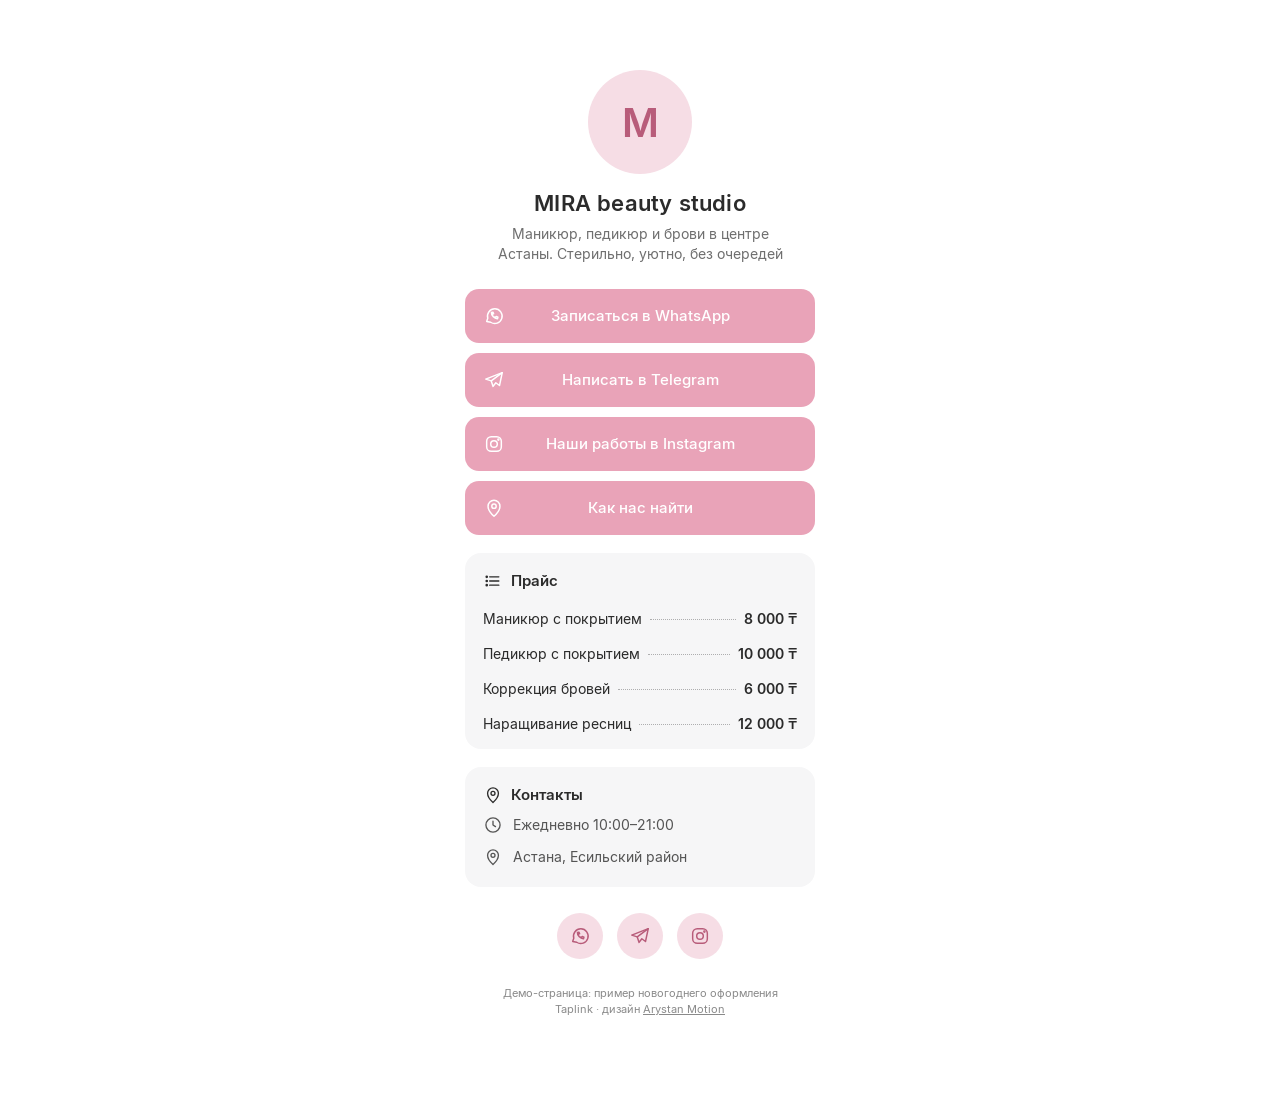
<file: taplink/before.html>
<!doctype html><html lang="ru"><head><meta charset="utf-8"><meta name="viewport" content="width=device-width,initial-scale=1"><style>@font-face { font-family: Inter; src: url(fonts/Inter-Regular.woff); font-weight: 400; }
@font-face { font-family: Inter; src: url(fonts/Inter-Medium.woff); font-weight: 500; }
@font-face { font-family: Inter; src: url(fonts/Inter-SemiBold.woff); font-weight: 600; }
@font-face { font-family: Cormorant; src: url(fonts/CormorantGaramond.woff); font-weight: 300 700; }
@font-face { font-family: Cormorant; src: url(fonts/CormorantGaramond-Italic.woff); font-weight: 300 700; font-style: italic;}

* { box-sizing: border-box; margin: 0; padding: 0; }
body { font-family: Inter, sans-serif; -webkit-font-smoothing: antialiased; }
.page { position: relative; width: 100%; max-width: 390px; margin: 0 auto; padding: 70px 20px 96px; overflow: hidden; }   /* 96: room under the "до / после" switch */
.head { position: relative; text-align: center; }
.avatar { position: relative; width: 104px; height: 104px; margin: 0 auto 16px; }
.avatar .disc { width: 100%; height: 100%; border-radius: 50%; display: grid; place-items: center; }
.name { font-size: 22px; font-weight: 600; letter-spacing: .2px; }
.about { margin: 8px auto 24px; max-width: 300px; font-size: 14px; line-height: 1.45; }
.btn { position: relative; display: flex; align-items: center; gap: 12px; height: 54px; margin-bottom: 10px;
       padding: 0 18px; border-radius: 14px; font-size: 15px; font-weight: 500; text-decoration: none; }
.btn .ic { width: 22px; height: 22px; flex: none; }
.btn span { flex: 1; text-align: center; margin-right: 34px; }
.card { position: relative; margin-top: 18px; padding: 18px 18px 8px; border-radius: 16px; }
.card h2 { display: flex; align-items: center; gap: 8px; font-size: 15px; font-weight: 600; margin-bottom: 10px; }
.card h2 .ic { width: 20px; height: 20px; }
.row { display: flex; align-items: baseline; gap: 8px; padding: 9px 0; font-size: 14px; }
.row .dots { flex: 1; border-bottom: 1px dotted currentColor; opacity: .35; transform: translateY(-4px); }
.row b { font-weight: 600; white-space: nowrap; }
.info { display: flex; align-items: center; gap: 10px; padding: 0 0 12px; font-size: 14px; }
.info .ic { width: 20px; height: 20px; flex: none; }
.socials { display: flex; justify-content: center; gap: 14px; margin-top: 26px; }
.socials a { width: 46px; height: 46px; border-radius: 50%; display: grid; place-items: center; }
.socials .ic { width: 22px; height: 22px; }
.demo { position: relative; margin: 26px auto 0; max-width: 300px; text-align: center; font-size: 11px; line-height: 1.5; opacity: .55; }
.demo a { color: inherit; }

body { background: #fff; color: #2b2b2b; }
.avatar .disc { background: #f6dde5; color: #b85c7a; font: 600 40px Inter; }
.about { color: #6f6f6f; }
.btn { background: #e9a3b8; color: #fff; }
.card { background: #f6f6f7; }
.card h2 { color: #2b2b2b; }
.info { color: #555; }
.socials a { background: #f6dde5; color: #b85c7a; }
</style></head><body><main class="page"><div class="head"><div class="avatar"><div class="disc">M</div></div><h1 class="name">MIRA beauty studio</h1><p class="about">Маникюр, педикюр и брови в центре Астаны. Стерильно, уютно, без очередей</p></div><a class="btn" href="https://wa.me/" target="_blank" rel="noopener"><svg class="ic" viewBox="0 0 24 24" fill="none" stroke="currentColor" stroke-width="1.6" stroke-linecap="round" stroke-linejoin="round"><path d="M4 18l1.2-3.6A8 8 0 1 1 8.4 18.8z"/><path d="M9.5 9.5c.3 1.8 2.2 3.7 4 4l1-1 1.8.8-.4 1.6c-3.2.3-7-3.5-6.7-6.7l1.6-.4.8 1.8z"/></svg><span>Записаться в WhatsApp</span></a><a class="btn" href="https://t.me/" target="_blank" rel="noopener"><svg class="ic" viewBox="0 0 24 24" fill="none" stroke="currentColor" stroke-width="1.6" stroke-linecap="round" stroke-linejoin="round"><path d="M21 4L3 11l6 2 2 6 3-4 4 3z"/><path d="M9 13l12-9"/></svg><span>Написать в Telegram</span></a><a class="btn" href="https://www.instagram.com/" target="_blank" rel="noopener"><svg class="ic" viewBox="0 0 24 24" fill="none" stroke="currentColor" stroke-width="1.6" stroke-linecap="round" stroke-linejoin="round"><rect x="4" y="4" width="16" height="16" rx="5"/><circle cx="12" cy="12" r="3.6"/><circle cx="16.8" cy="7.2" r=".6"/></svg><span>Наши работы в Instagram</span></a><a class="btn" href="https://2gis.kz/astana" target="_blank" rel="noopener"><svg class="ic" viewBox="0 0 24 24" fill="none" stroke="currentColor" stroke-width="1.6" stroke-linecap="round" stroke-linejoin="round"><path d="M12 21s-6.5-5.6-6.5-11a6.5 6.5 0 0 1 13 0C18.5 15.4 12 21 12 21z"/><circle cx="12" cy="10" r="2.4"/></svg><span>Как нас найти</span></a><section class="card"><h2><svg class="ic" viewBox="0 0 24 24" fill="none" stroke="currentColor" stroke-width="1.6" stroke-linecap="round" stroke-linejoin="round"><path d="M8 7h11M8 12h11M8 17h11"/><circle cx="4.5" cy="7" r=".8"/><circle cx="4.5" cy="12" r=".8"/><circle cx="4.5" cy="17" r=".8"/></svg>Прайс</h2><div class="row"><span>Маникюр с покрытием</span><i class="dots"></i><b>8 000 ₸</b></div><div class="row"><span>Педикюр с покрытием</span><i class="dots"></i><b>10 000 ₸</b></div><div class="row"><span>Коррекция бровей</span><i class="dots"></i><b>6 000 ₸</b></div><div class="row"><span>Наращивание ресниц</span><i class="dots"></i><b>12 000 ₸</b></div></section><section class="card"><h2><svg class="ic" viewBox="0 0 24 24" fill="none" stroke="currentColor" stroke-width="1.6" stroke-linecap="round" stroke-linejoin="round"><path d="M12 21s-6.5-5.6-6.5-11a6.5 6.5 0 0 1 13 0C18.5 15.4 12 21 12 21z"/><circle cx="12" cy="10" r="2.4"/></svg>Контакты</h2><div class="info"><svg class="ic" viewBox="0 0 24 24" fill="none" stroke="currentColor" stroke-width="1.6" stroke-linecap="round" stroke-linejoin="round"><circle cx="12" cy="12" r="8.5"/><path d="M12 7.5V12l3 2"/></svg>Ежедневно 10:00–21:00</div><div class="info"><svg class="ic" viewBox="0 0 24 24" fill="none" stroke="currentColor" stroke-width="1.6" stroke-linecap="round" stroke-linejoin="round"><path d="M12 21s-6.5-5.6-6.5-11a6.5 6.5 0 0 1 13 0C18.5 15.4 12 21 12 21z"/><circle cx="12" cy="10" r="2.4"/></svg>Астана, Есильский район</div></section><div class="socials"><a href="https://wa.me/" target="_blank" rel="noopener"><svg class="ic" viewBox="0 0 24 24" fill="none" stroke="currentColor" stroke-width="1.6" stroke-linecap="round" stroke-linejoin="round"><path d="M4 18l1.2-3.6A8 8 0 1 1 8.4 18.8z"/><path d="M9.5 9.5c.3 1.8 2.2 3.7 4 4l1-1 1.8.8-.4 1.6c-3.2.3-7-3.5-6.7-6.7l1.6-.4.8 1.8z"/></svg></a><a href="https://t.me/" target="_blank" rel="noopener"><svg class="ic" viewBox="0 0 24 24" fill="none" stroke="currentColor" stroke-width="1.6" stroke-linecap="round" stroke-linejoin="round"><path d="M21 4L3 11l6 2 2 6 3-4 4 3z"/><path d="M9 13l12-9"/></svg></a><a href="https://www.instagram.com/" target="_blank" rel="noopener"><svg class="ic" viewBox="0 0 24 24" fill="none" stroke="currentColor" stroke-width="1.6" stroke-linecap="round" stroke-linejoin="round"><rect x="4" y="4" width="16" height="16" rx="5"/><circle cx="12" cy="12" r="3.6"/><circle cx="16.8" cy="7.2" r=".6"/></svg></a></div><p class="demo">Демо-страница: пример новогоднего оформления Taplink · дизайн <a href="https://t.me/arystan_motion" target="_blank" rel="noopener">Arystan Motion</a></p></main></body></html>
</file>
<file: style.css>
:root {
  --bg: #0b0d0c;
  --panel: #141816;
  --line: #242a27;
  --text: #eef2ef;
  --muted: #9aa5a0;
  --accent: #d4ff3a;
  --accent-ink: #0b0d0c;
  --radius: 14px;
  color-scheme: dark;
}
* { box-sizing: border-box; }
html { scroll-behavior: smooth; }
body {
  margin: 0;
  background: var(--bg);
  color: var(--text);
  font: 16px/1.55 Manrope, system-ui, -apple-system, "Segoe UI", sans-serif;
  -webkit-font-smoothing: antialiased;
}
a { color: inherit; }
img, video { display: block; max-width: 100%; }

/* Шапка */
.top {
  position: sticky; top: 0; z-index: 10;
  display: flex; align-items: center; gap: 24px;
  padding: 12px max(16px, calc((100vw - 1160px) / 2));
  background: rgba(11, 13, 12, .86);
  backdrop-filter: blur(10px);
  border-bottom: 1px solid var(--line);
}
.brand { display: flex; align-items: center; gap: 10px; font-weight: 800; text-decoration: none; }
.brand img { border-radius: 50%; }
.nav { display: flex; gap: 20px; margin-left: auto; }
.nav a { color: var(--muted); text-decoration: none; font-weight: 500; }
.nav a:hover { color: var(--text); }
.lang { display: flex; border: 1px solid var(--line); border-radius: 999px; overflow: hidden; }
.lang button {
  background: none; border: 0; color: var(--muted); padding: 6px 10px;
  font: 700 12px/1 Manrope, sans-serif; cursor: pointer;
}
.lang button[aria-pressed="true"] { background: var(--accent); color: var(--accent-ink); }

main { max-width: 1160px; margin: 0 auto; padding: 0 16px; }

/* Бірінші экран */
.hero {
  display: grid; grid-template-columns: 1.3fr 1fr; gap: 48px; align-items: center;
  padding: 64px 0 40px;
}
.eyebrow { color: var(--accent); font-weight: 700; letter-spacing: .08em; text-transform: uppercase; font-size: 13px; margin: 0 0 12px; }
h1 { font-size: clamp(36px, 6vw, 64px); line-height: 1.05; margin: 0 0 20px; font-weight: 800; letter-spacing: -.02em; }
.lead { font-size: 19px; color: #cfd8d3; margin: 0 0 28px; max-width: 34em; }
.note { color: var(--muted); font-size: 14px; margin: 18px 0 0; }
.hero-reel { justify-self: center; width: min(320px, 100%); }
.hero-reel video {
  width: 100%; aspect-ratio: 9 / 16; object-fit: cover;
  border-radius: 28px; border: 1px solid var(--line);
  box-shadow: 0 30px 80px rgba(212, 255, 58, .12);
}

.cta { display: flex; flex-wrap: wrap; gap: 12px; }
.btn {
  display: inline-flex; align-items: center; justify-content: center;
  padding: 13px 20px; border-radius: 999px; border: 1px solid var(--line);
  text-decoration: none; font-weight: 700; background: var(--panel);
  transition: border-color .15s, transform .15s;
}
.btn:hover { border-color: var(--muted); transform: translateY(-1px); }
.btn-primary { background: var(--accent); color: var(--accent-ink); border-color: var(--accent); }
.btn-primary:hover { border-color: var(--accent); }

/* Бөлімдер */
.block { padding: 56px 0; border-top: 1px solid var(--line); }
h2 { font-size: clamp(28px, 4vw, 40px); margin: 0 0 8px; letter-spacing: -.01em; }
h3 { font-size: 20px; margin: 36px 0 14px; }
.sub { color: var(--muted); margin: 0 0 8px; }

.grid { display: grid; gap: 14px; }
.grid-v { grid-template-columns: repeat(auto-fill, minmax(190px, 1fr)); }
.grid-h { grid-template-columns: repeat(auto-fill, minmax(330px, 1fr)); }
.work { margin: 0; }
.work .frame {
  position: relative; overflow: hidden; border-radius: var(--radius);
  background: #000; border: 1px solid var(--line); cursor: pointer;
}
.grid-v .frame { aspect-ratio: 9 / 16; }
.grid-h .frame { aspect-ratio: 16 / 9; }
.frame img, .frame video { width: 100%; height: 100%; object-fit: contain; }
.frame .play {
  position: absolute; inset: auto auto 12px 12px;
  width: 44px; height: 44px; border-radius: 50%;
  background: var(--accent); display: grid; place-items: center;
  transition: transform .15s;
}
.frame .play::before {
  content: ""; margin-left: 4px;
  border-left: 14px solid var(--accent-ink); border-top: 9px solid transparent; border-bottom: 9px solid transparent;
}
.frame:hover .play { transform: scale(1.08); }
.work figcaption { padding: 10px 2px 0; }
.work b { display: block; }
.work span { color: var(--muted); font-size: 14px; }
.work figcaption a { display: inline-block; margin-top: 6px; font-size: 14px; font-weight: 600; }

/* Баға */
.prices { display: grid; grid-template-columns: repeat(auto-fill, minmax(210px, 1fr)); gap: 14px; margin-top: 24px; }
.price { background: var(--panel); border: 1px solid var(--line); border-radius: var(--radius); padding: 20px; }
.price h3 { margin: 0 0 6px; font-size: 17px; }
.price .amount { color: var(--accent); font-size: 22px; line-height: 1.2; font-weight: 800; margin: 0 0 8px; }
.price p { margin: 0; color: #c3ccc7; font-size: 15px; }
.steps { counter-reset: s; list-style: none; padding: 0; margin: 28px 0 0; display: grid; grid-template-columns: repeat(auto-fill, minmax(230px, 1fr)); gap: 14px; }
.steps li { counter-increment: s; padding: 16px 18px; border: 1px dashed var(--line); border-radius: var(--radius); color: #cfd8d3; }
.steps li::before { content: counter(s); display: block; color: var(--accent); font-weight: 800; font-size: 22px; margin-bottom: 4px; }

/* Код жобалары */
.projects { display: grid; grid-template-columns: repeat(auto-fill, minmax(320px, 1fr)); gap: 14px; margin-top: 24px; }
.project { background: var(--panel); border: 1px solid var(--line); border-radius: var(--radius); padding: 20px; display: flex; flex-direction: column; gap: 8px; }
.project h3 { margin: 0; font-size: 17px; }
.project p { margin: 0; color: #c3ccc7; font-size: 15px; }
.project .facts { color: var(--accent); font-weight: 700; font-size: 14px; margin-top: auto; padding-top: 6px; }
.project .stack { color: var(--muted); font-size: 13px; }
.project a { color: var(--accent); }

.contact { text-align: center; }
.contact .cta { justify-content: center; margin-top: 20px; }

.foot { border-top: 1px solid var(--line); color: var(--muted); font-size: 13px; text-align: center; padding: 28px 16px 40px; }
.foot p { margin: 4px 0; }

/* Privacy беттері */
.doc { max-width: 760px; margin: 0 auto; padding: 48px 16px 64px; }
.doc h1 { font-size: clamp(30px, 5vw, 42px); }
.doc h2 { font-size: 22px; margin-top: 32px; }
.doc p, .doc li { color: #cfd8d3; }
.doc .muted { color: var(--muted); }

@media (max-width: 820px) {
  .nav { display: none; }
  .lang { margin-left: auto; }
  .hero { grid-template-columns: 1fr; gap: 32px; padding-top: 36px; }
  .hero-reel { width: min(260px, 80%); }
  .grid-v { grid-template-columns: repeat(2, 1fr); }
  .grid-h { grid-template-columns: 1fr; }
  .projects { grid-template-columns: 1fr; }
  .btn { flex: 1 1 auto; }
}
</file>
